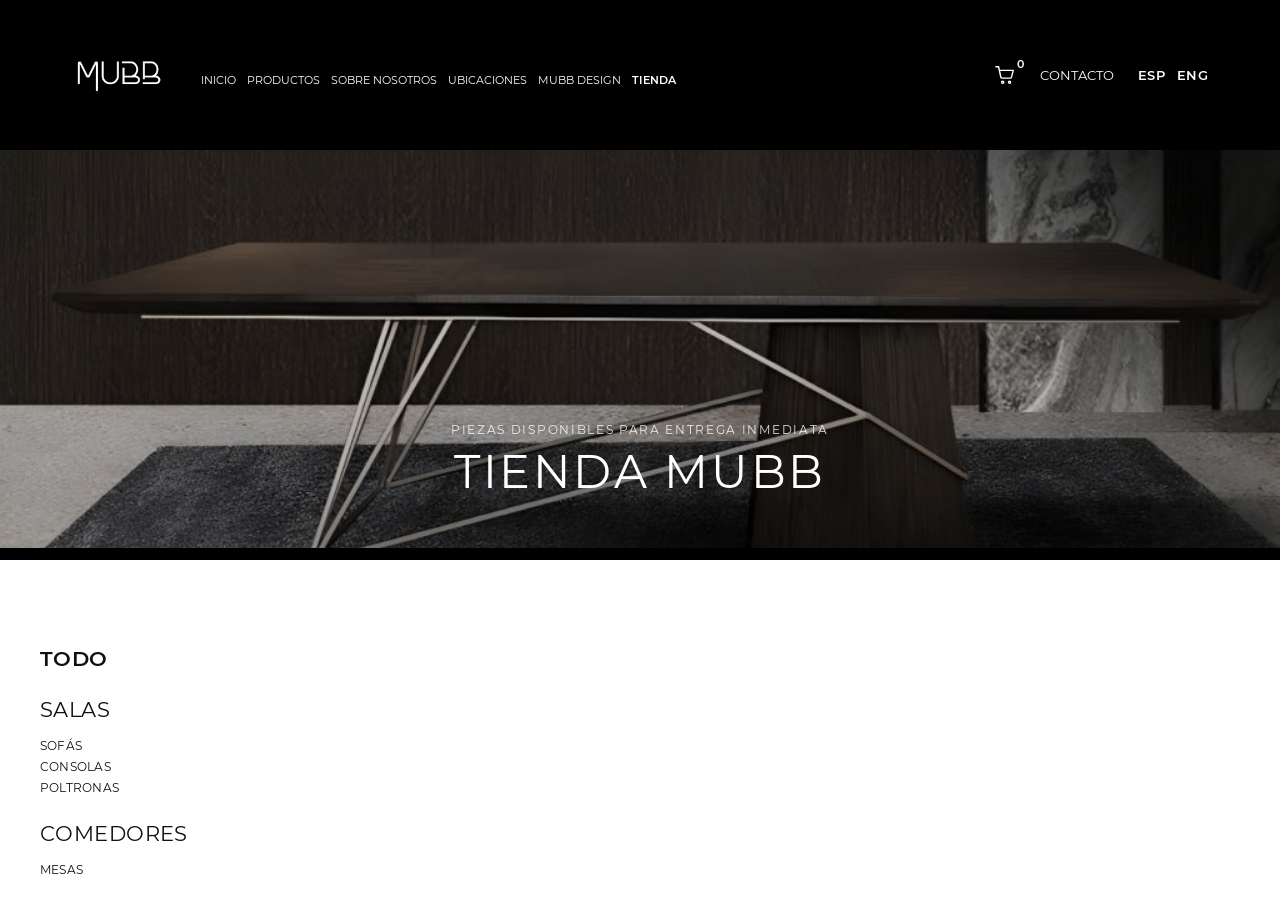
<file: index.html>
<!doctype html><html><head><meta charset="utf-8"><meta http-equiv="refresh" content="0; url=/coded/"><title>MUBB Store</title></head>
<body style="font-family:sans-serif;background:#111;color:#fff;display:flex;align-items:center;justify-content:center;height:100vh">
<p>Redirecting to <a href="/coded/" style="color:#fff">MUBB Store wireframes</a>...</p></body></html>
</file>
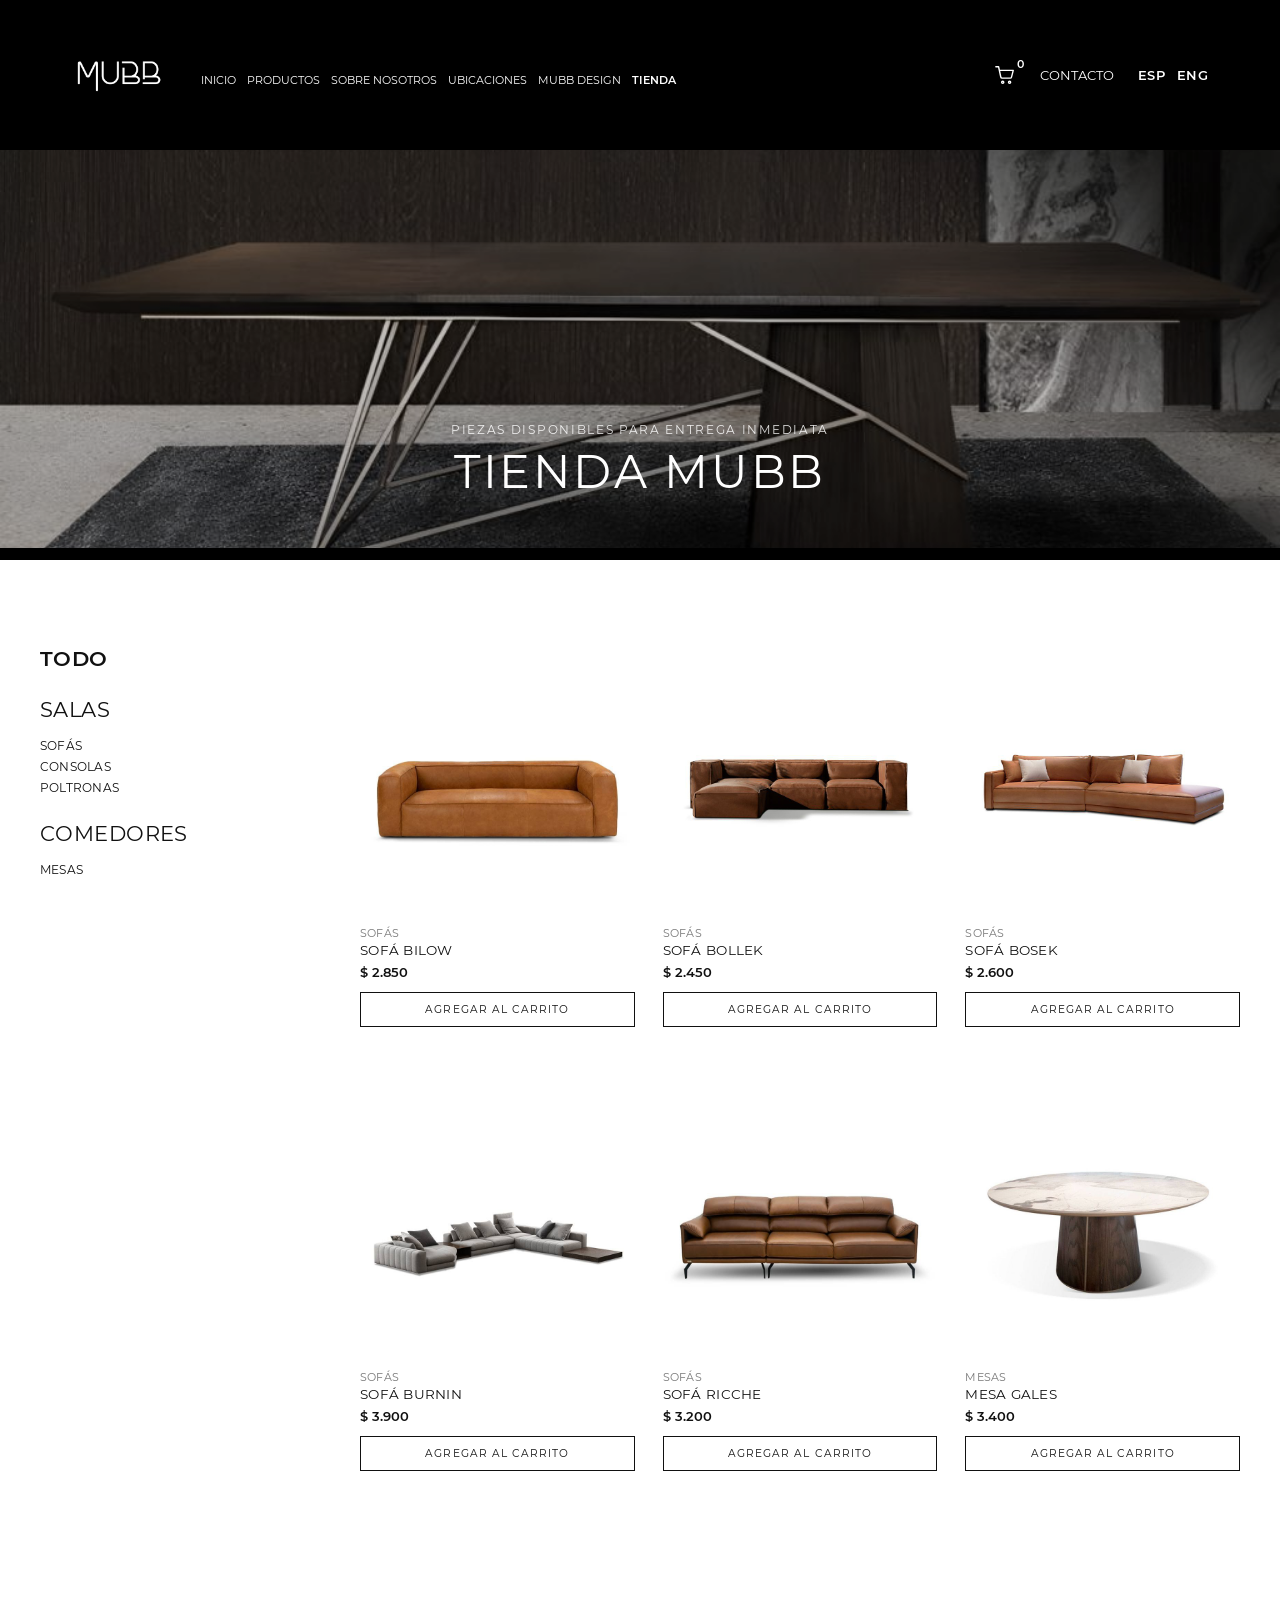
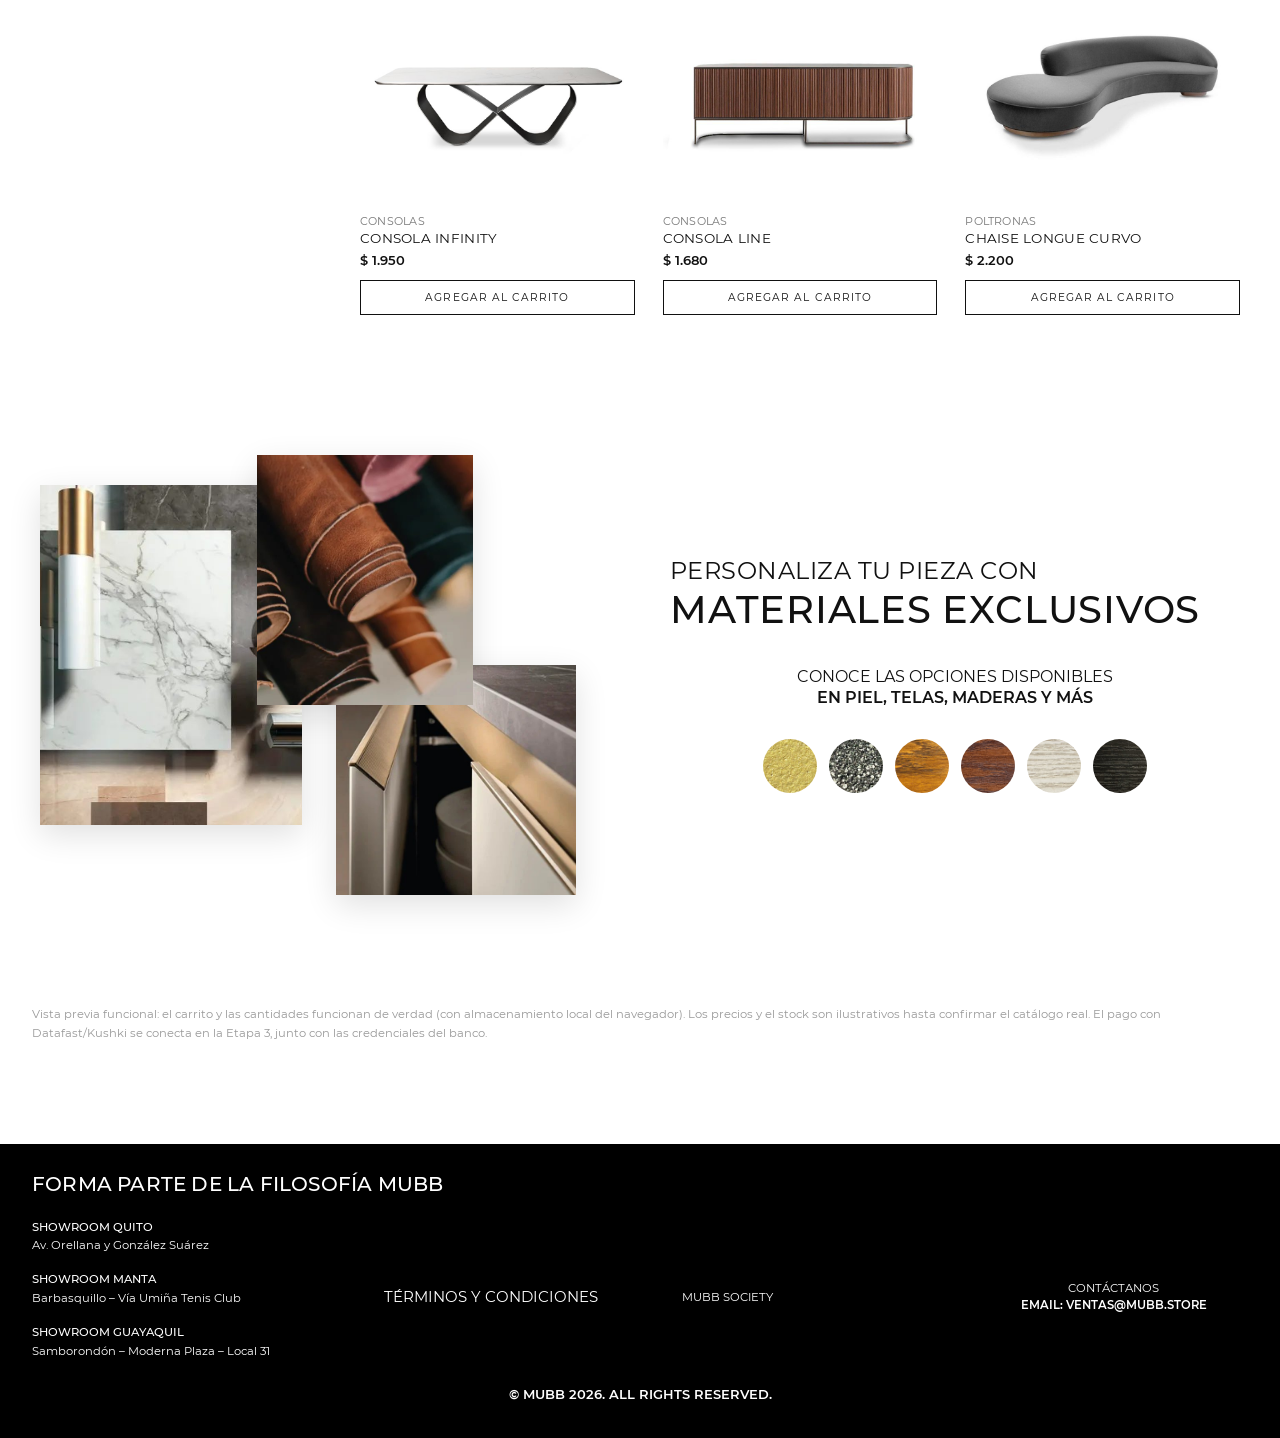
<file: coded/index.html>
<!doctype html>
<html lang="es"><head><meta charset="utf-8"><meta name="viewport" content="width=device-width,initial-scale=1">
<title>Tienda — MUBB</title>
<meta name="description" content="Tienda MUBB: piezas de mobiliario disponibles para compra inmediata. Sofás, mesas, consolas y más.">
<link rel="stylesheet" href="styles.css">
</head><body>

<header>
  <div class="topbar">
    <a class="logo" href="https://mubb.store/"><img src="img/logo.png" alt="MUBB"></a>
    <nav class="main">
      <a href="https://mubb.store/">Inicio</a>
      <a href="https://mubb.store/catalogo/">Productos</a>
      <a href="https://mubb.store/sobre-nosotros/">Sobre nosotros</a>
      <a href="https://mubb.store/ubicaciones/">Ubicaciones</a>
      <a href="https://mubb-design-v2.vercel.app/">MUBB Design</a>
      <a href="index.html" class="on">Tienda</a>
    </nav>
    <div class="hd-right">
      <a class="cart-link" href="carrito.html" aria-label="Carrito">
        <svg width="22" height="22" viewBox="0 0 24 24" fill="none" stroke="currentColor" stroke-width="1.5" stroke-linecap="round" stroke-linejoin="round" aria-hidden="true"><path d="M2 3h3l2.4 11.2a1.5 1.5 0 0 0 1.5 1.2h8.7a1.5 1.5 0 0 0 1.5-1.1L21 7H6"/><circle cx="9.5" cy="20" r="1.2"/><circle cx="17" cy="20" r="1.2"/></svg>
        <span class="cart-count">0</span>
      </a>
      <a class="hd-text" href="mailto:ventas@mubb.store">Contacto</a>
      <span class="lang"><b>ESP</b> ENG</span>
    </div>
    <button class="hbtn" id="hbtn" aria-label="Menú">☰</button>
  </div>
</header>

<section class="pbanner">
  <img src="img/banner-tienda.jpg" alt="Mesa Expression en madera, MUBB">
  <div class="pbanner-text">
    <p class="kicker">Piezas disponibles para entrega inmediata</p>
    <h1>Tienda MUBB</h1>
  </div>
</section>

<section class="shop">
  <aside class="side" aria-label="Categorías">
    <button class="side-cat on" data-cat="">Todo</button>
    <div class="side-group">
      <button class="side-cat" data-cat="Salas">Salas</button>
      <button class="side-sub" data-cat="Salas › Sofás">Sofás</button>
      <button class="side-sub" data-cat="Salas › Consolas">Consolas</button>
      <button class="side-sub" data-cat="Salas › Poltronas">Poltronas</button>
    </div>
    <div class="side-group">
      <button class="side-cat" data-cat="Comedores">Comedores</button>
      <button class="side-sub" data-cat="Comedores › Mesas">Mesas</button>
    </div>
  </aside>
  <div class="pgrid" id="grid"></div>
</section>

<section class="mat">
  <div class="mat-collage">
    <img class="m1" src="img/mat-1.jpg" alt="Mármol y metal">
    <img class="m2" src="img/mat-2.jpg" alt="Piel genuina">
    <img class="m3" src="img/mat-3.jpg" alt="Acabados metálicos">
  </div>
  <div class="mat-text">
    <p class="mat-pre">Personaliza tu pieza con</p>
    <h2>Materiales exclusivos</h2>
    <p class="mat-sub">Conoce las opciones disponibles<br><b>en piel, telas, maderas y más</b></p>
    <div class="swatches">
      <img src="img/sw-gold.jpg" alt="Elegant Gold"><img src="img/sw-galaxy.jpg" alt="Galaxy Black"><img src="img/sw-cinnamon.jpg" alt="RA Cinnamon"><img src="img/sw-chocolatte.jpg" alt="Luxxo Chocolatte"><img src="img/sw-realty.jpg" alt="Realty White"><img src="img/sw-wengue.jpg" alt="Wengue Oscuro">
    </div>
  </div>
</section>

<p class="note-box">Vista previa funcional: el carrito y las cantidades funcionan de verdad (con almacenamiento local del navegador). Los precios y el stock son ilustrativos hasta confirmar el catálogo real. El pago con Datafast/Kushki se conecta en la Etapa 3, junto con las credenciales del banco.</p>

<footer>
  <div class="fwrap">
    <h2 class="ftitle">Forma parte de la filosofía MUBB</h2>
    <div class="fcols">
      <div class="rooms">
        <p><b>Showroom Quito</b>Av. Orellana y González Suárez</p>
        <p><b>Showroom Manta</b>Barbasquillo – Vía Umiña Tenis Club</p>
        <p><b>Showroom Guayaquil</b>Samborondón – Moderna Plaza – Local 31</p>
      </div>
      <a class="flink big" href="https://mubb.store/terminos-y-condiciones/">Términos y condiciones</a>
      <a class="flink" href="https://mubb.store/mubb-society/">MUBB Society</a>
      <div class="fcontact">Contáctanos<br><a href="mailto:ventas@mubb.store">Email: ventas@mubb.store</a></div>
    </div>
    <div class="fbottom">© MUBB 2026. All rights reserved.</div>
  </div>
</footer>

<script src="store.js"></script>
<script>
  const grid = document.getElementById('grid');
  function render(cat){
    const list = cat ? PRODUCTS.filter(p => p.cat === cat || p.cat.startsWith(cat + ' ›')) : PRODUCTS;
    grid.innerHTML = list.map(p => `
      <div class="pcard">
        <a class="imgwrap" href="producto.html?id=${p.id}"><img src="${p.img}" alt="${p.name}" loading="lazy"></a>
        <div class="cat">${p.cat.split(' › ').pop()}</div>
        <div class="name"><a href="producto.html?id=${p.id}">${p.name}</a></div>
        <div class="price">${fmt(p.price)}</div>
        <button onclick="addToCart('${p.id}',1); this.textContent='Agregado ✓'; setTimeout(()=>this.textContent='Agregar al carrito',1400)">Agregar al carrito</button>
      </div>
    `).join('');
  }
  document.querySelectorAll('.side [data-cat]').forEach(b => b.onclick = () => {
    document.querySelectorAll('.side [data-cat]').forEach(x => x.classList.toggle('on', x === b));
    render(b.dataset.cat);
  });
  render('');
</script>
<script>
  const hbtn = document.getElementById('hbtn');
  const mnav = document.querySelector('nav.main');
  if (hbtn && mnav) {
    let scrollLockY = 0;
    function setLock(on){
      if (on) {
        scrollLockY = window.scrollY;
        document.documentElement.style.overflow = 'hidden';
        document.body.style.position = 'fixed';
        document.body.style.top = (-scrollLockY) + 'px';
        document.body.style.width = '100%';
      } else {
        document.documentElement.style.overflow = '';
        document.body.style.position = '';
        document.body.style.top = '';
        document.body.style.width = '';
        window.scrollTo(0, scrollLockY);
      }
    }
    function closeMnav(){ mnav.classList.remove('open'); hbtn.classList.remove('open'); hbtn.textContent = '☰'; setLock(false); }
    hbtn.onclick = () => {
      const willOpen = !mnav.classList.contains('open');
      mnav.classList.toggle('open', willOpen);
      hbtn.classList.toggle('open', willOpen);
      hbtn.textContent = willOpen ? '✕' : '☰';
      setLock(willOpen);
    };
    mnav.querySelectorAll('a').forEach(a => a.addEventListener('click', closeMnav));
  }
</script>
</body></html>
</file>
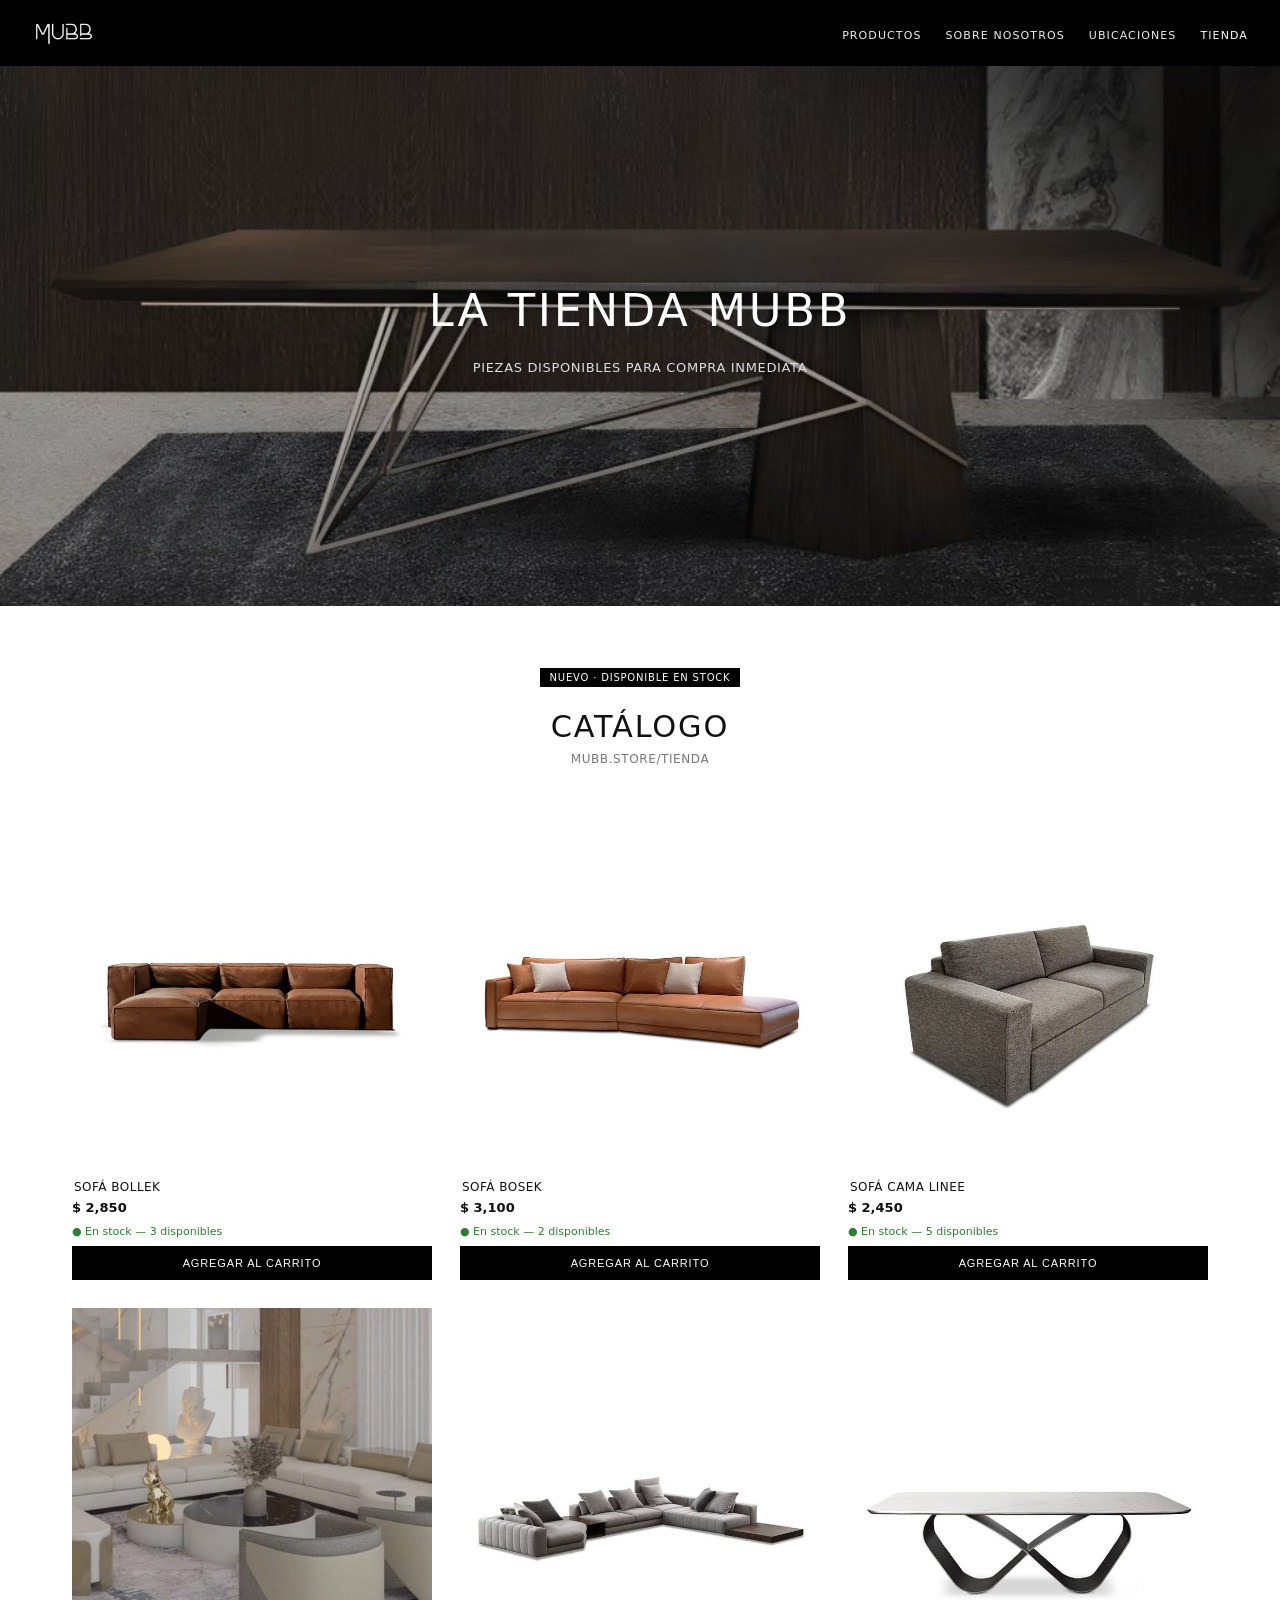
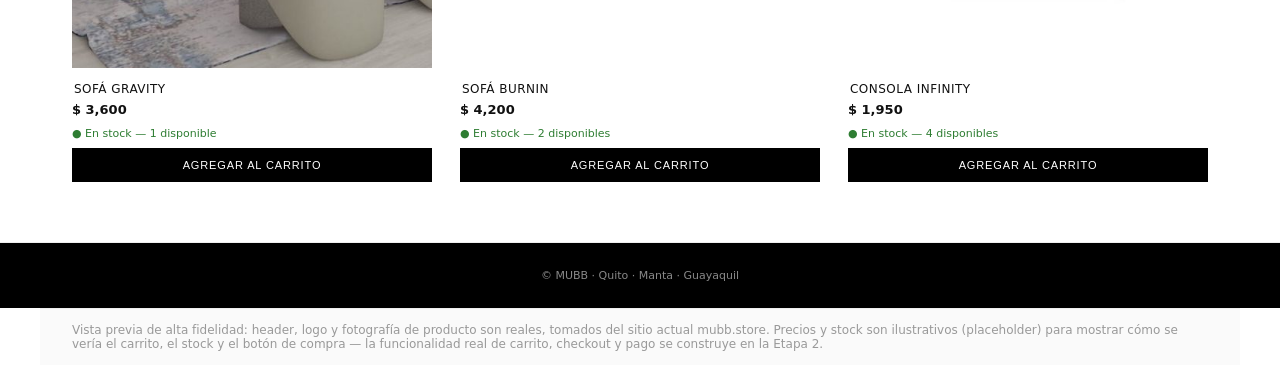
<file: preview/index.html>
<!doctype html>
<html lang="es"><head><meta charset="utf-8"><meta name="viewport" content="width=device-width,initial-scale=1">
<title>MUBB Store — Vista previa</title>
<style>
*{box-sizing:border-box}
body{margin:0;background:#fff;color:#111;font-family:Montserrat,system-ui,sans-serif}
header{display:flex;align-items:center;justify-content:space-between;padding:20px 32px;background:#000}
header img{height:26px}
nav a{color:#eee;text-decoration:none;font-size:11px;letter-spacing:.1em;text-transform:uppercase;margin-left:24px}
.hero{position:relative;height:60vh;min-height:380px;background:#111}
.hero img{width:100%;height:100%;object-fit:cover;opacity:.7}
.hero .txt{position:absolute;inset:0;display:flex;flex-direction:column;align-items:center;justify-content:center;text-align:center;color:#fff}
.hero h1{font-weight:300;font-size:clamp(1.8rem,4vw,2.8rem);letter-spacing:.06em;text-transform:uppercase;margin:0 0 10px}
.hero p{color:#ddd;font-size:13px;letter-spacing:.05em;text-transform:uppercase}
section{max-width:1200px;margin:0 auto;padding:60px 32px}
h2{font-weight:300;font-size:clamp(1.3rem,2.4vw,1.9rem);letter-spacing:.06em;text-transform:uppercase;text-align:center;margin:0 0 8px}
.sub{text-align:center;color:#777;font-size:12px;letter-spacing:.05em;text-transform:uppercase;margin-bottom:40px}
.grid{display:grid;grid-template-columns:repeat(3,1fr);gap:28px}
.card img{width:100%;aspect-ratio:1/1;object-fit:cover;display:block;background:#f4f4f4}
.card .cap{padding:14px 2px 4px;font-size:12px;letter-spacing:.04em;text-transform:uppercase;color:#111}
.card .price{font-weight:600;font-size:13px;margin:2px 0 10px}
.card .stock{font-size:11px;color:#2e7d32;margin-bottom:8px}
.card button{width:100%;background:#000;color:#fff;border:0;padding:11px;font-size:11px;letter-spacing:.08em;text-transform:uppercase;cursor:pointer}
.tag{display:inline-block;background:#000;color:#fff;font-size:10px;letter-spacing:.08em;text-transform:uppercase;padding:4px 10px;margin-bottom:22px}
footer{border-top:1px solid #eee;padding:26px 32px;text-align:center;color:#999;font-size:11px;background:#000;color:#888}
.note{max-width:1200px;margin:0 auto;padding:14px 32px;color:#999;font-size:12px;background:#fafafa;border-top:1px solid #eee}
@media (max-width:760px){.grid{grid-template-columns:repeat(2,1fr)}}
</style></head><body>

<header>
  <img src="img/logo.png" alt="MUBB">
  <nav><a href="#">Productos</a><a href="#">Sobre nosotros</a><a href="#">Ubicaciones</a><a href="#" style="color:#fff">Tienda</a></nav>
</header>

<div class="hero">
  <img src="img/hero.jpg" alt="MUBB">
  <div class="txt"><h1>La tienda MUBB</h1><p>Piezas disponibles para compra inmediata</p></div>
</div>

<section>
  <div style="text-align:center"><span class="tag">Nuevo · Disponible en stock</span></div>
  <h2>Catálogo</h2>
  <div class="sub">mubb.store/tienda</div>
  <div class="grid">
    <div class="card"><img src="img/p1.jpg" alt="Sofá Bollek"><div class="cap">Sofá Bollek</div><div class="price">$ 2,850</div><div class="stock">● En stock — 3 disponibles</div><button>Agregar al carrito</button></div>
    <div class="card"><img src="img/p2.jpg" alt="Sofá Bosek"><div class="cap">Sofá Bosek</div><div class="price">$ 3,100</div><div class="stock">● En stock — 2 disponibles</div><button>Agregar al carrito</button></div>
    <div class="card"><img src="img/p3.jpg" alt="Sofá Cama Linee"><div class="cap">Sofá Cama Linee</div><div class="price">$ 2,450</div><div class="stock">● En stock — 5 disponibles</div><button>Agregar al carrito</button></div>
    <div class="card"><img src="img/p4.jpg" alt="Sofá Gravity"><div class="cap">Sofá Gravity</div><div class="price">$ 3,600</div><div class="stock">● En stock — 1 disponible</div><button>Agregar al carrito</button></div>
    <div class="card"><img src="img/p5.jpg" alt="Sofá Burnin"><div class="cap">Sofá Burnin</div><div class="price">$ 4,200</div><div class="stock">● En stock — 2 disponibles</div><button>Agregar al carrito</button></div>
    <div class="card"><img src="img/p6.jpg" alt="Consola Infinity"><div class="cap">Consola Infinity</div><div class="price">$ 1,950</div><div class="stock">● En stock — 4 disponibles</div><button>Agregar al carrito</button></div>
  </div>
</section>

<footer>© MUBB · Quito · Manta · Guayaquil</footer>
<p class="note">Vista previa de alta fidelidad: header, logo y fotografía de producto son reales, tomados del sitio actual mubb.store. Precios y stock son ilustrativos (placeholder) para mostrar cómo se vería el carrito, el stock y el botón de compra — la funcionalidad real de carrito, checkout y pago se construye en la Etapa 2.</p>
</body></html>
</file>
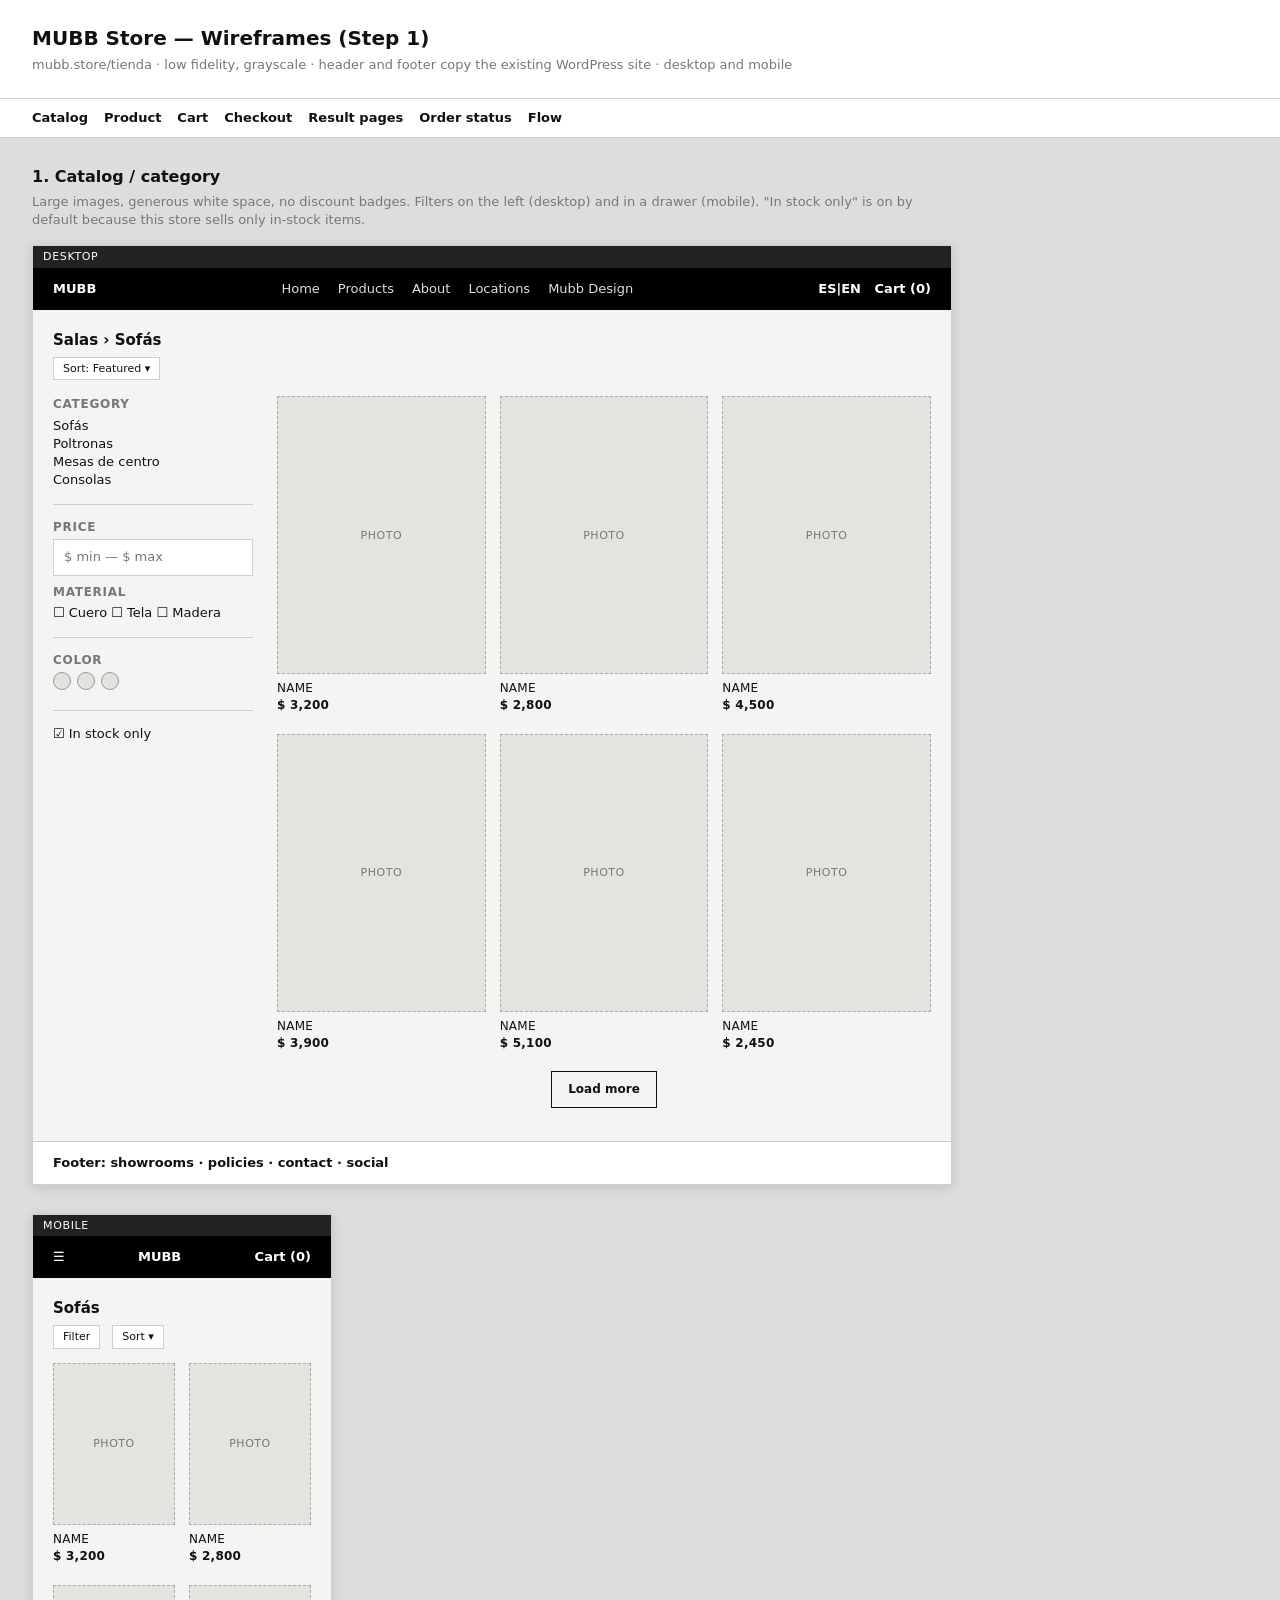
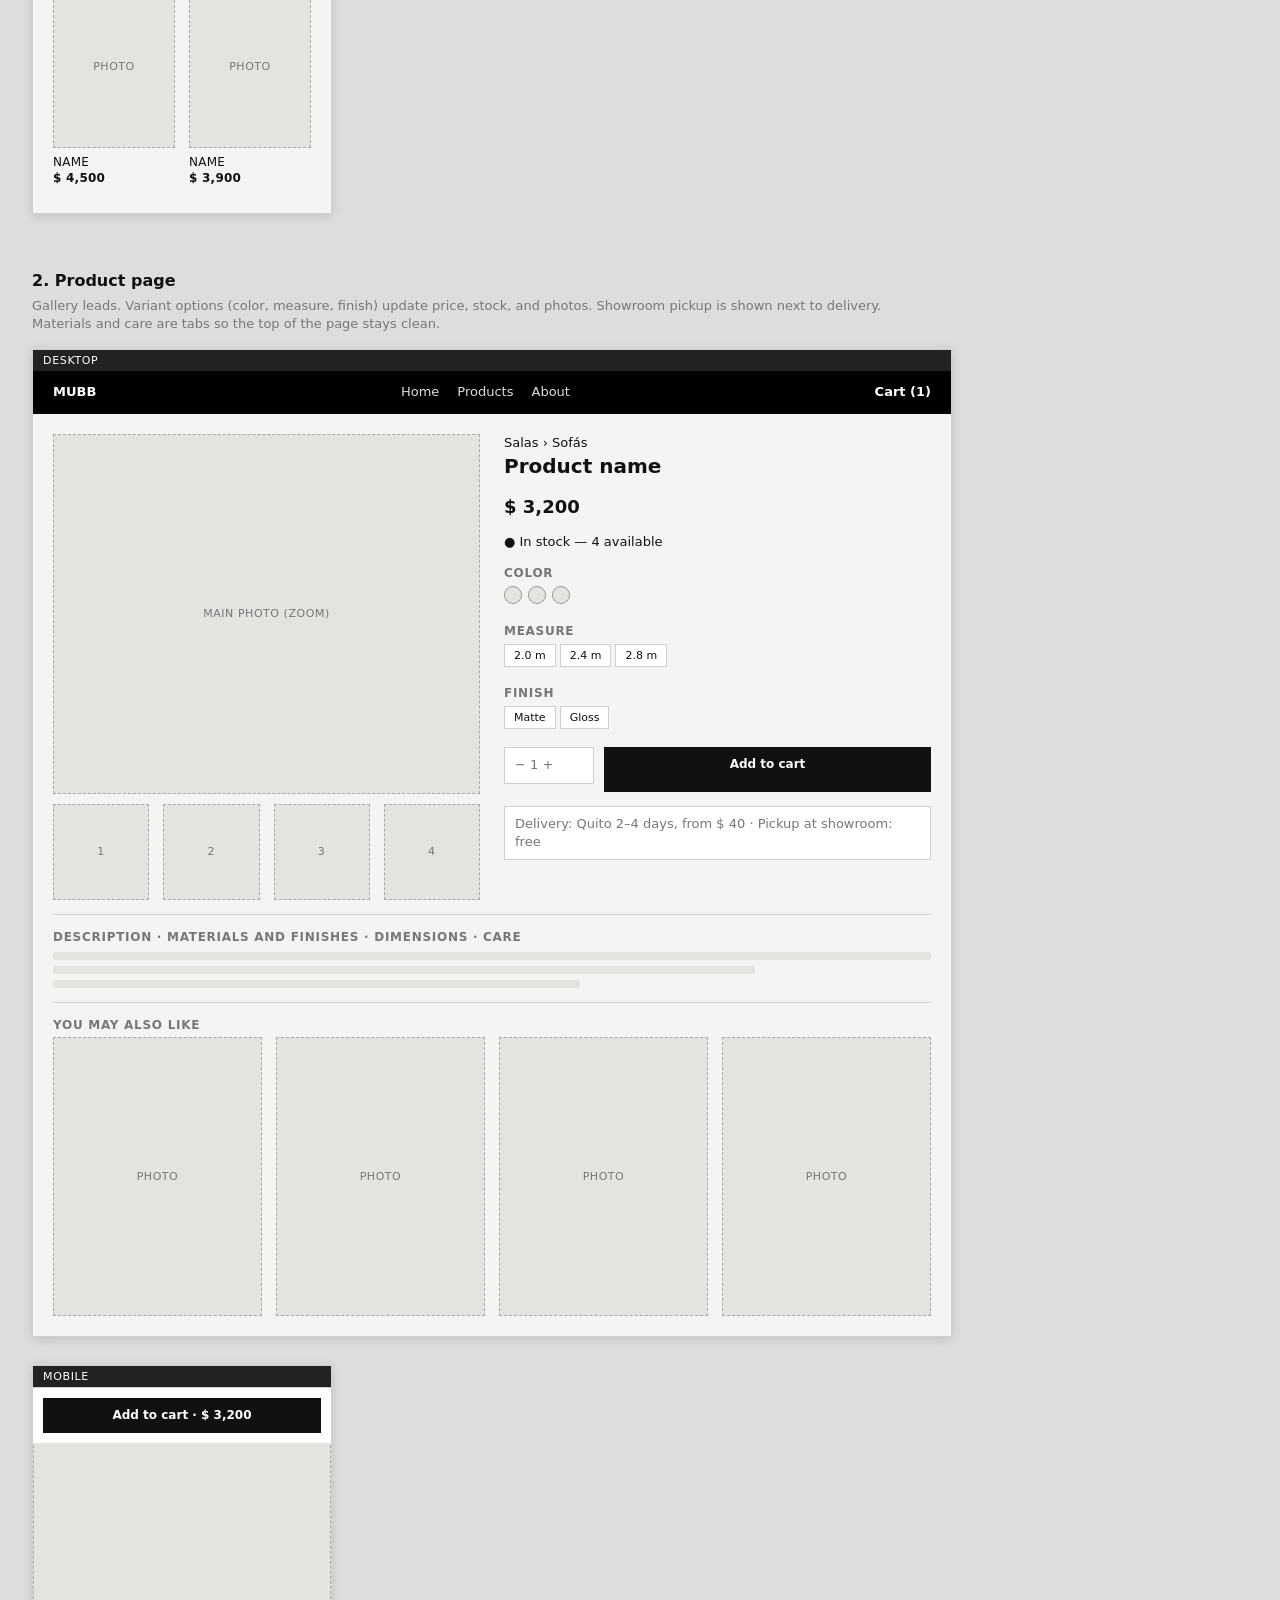
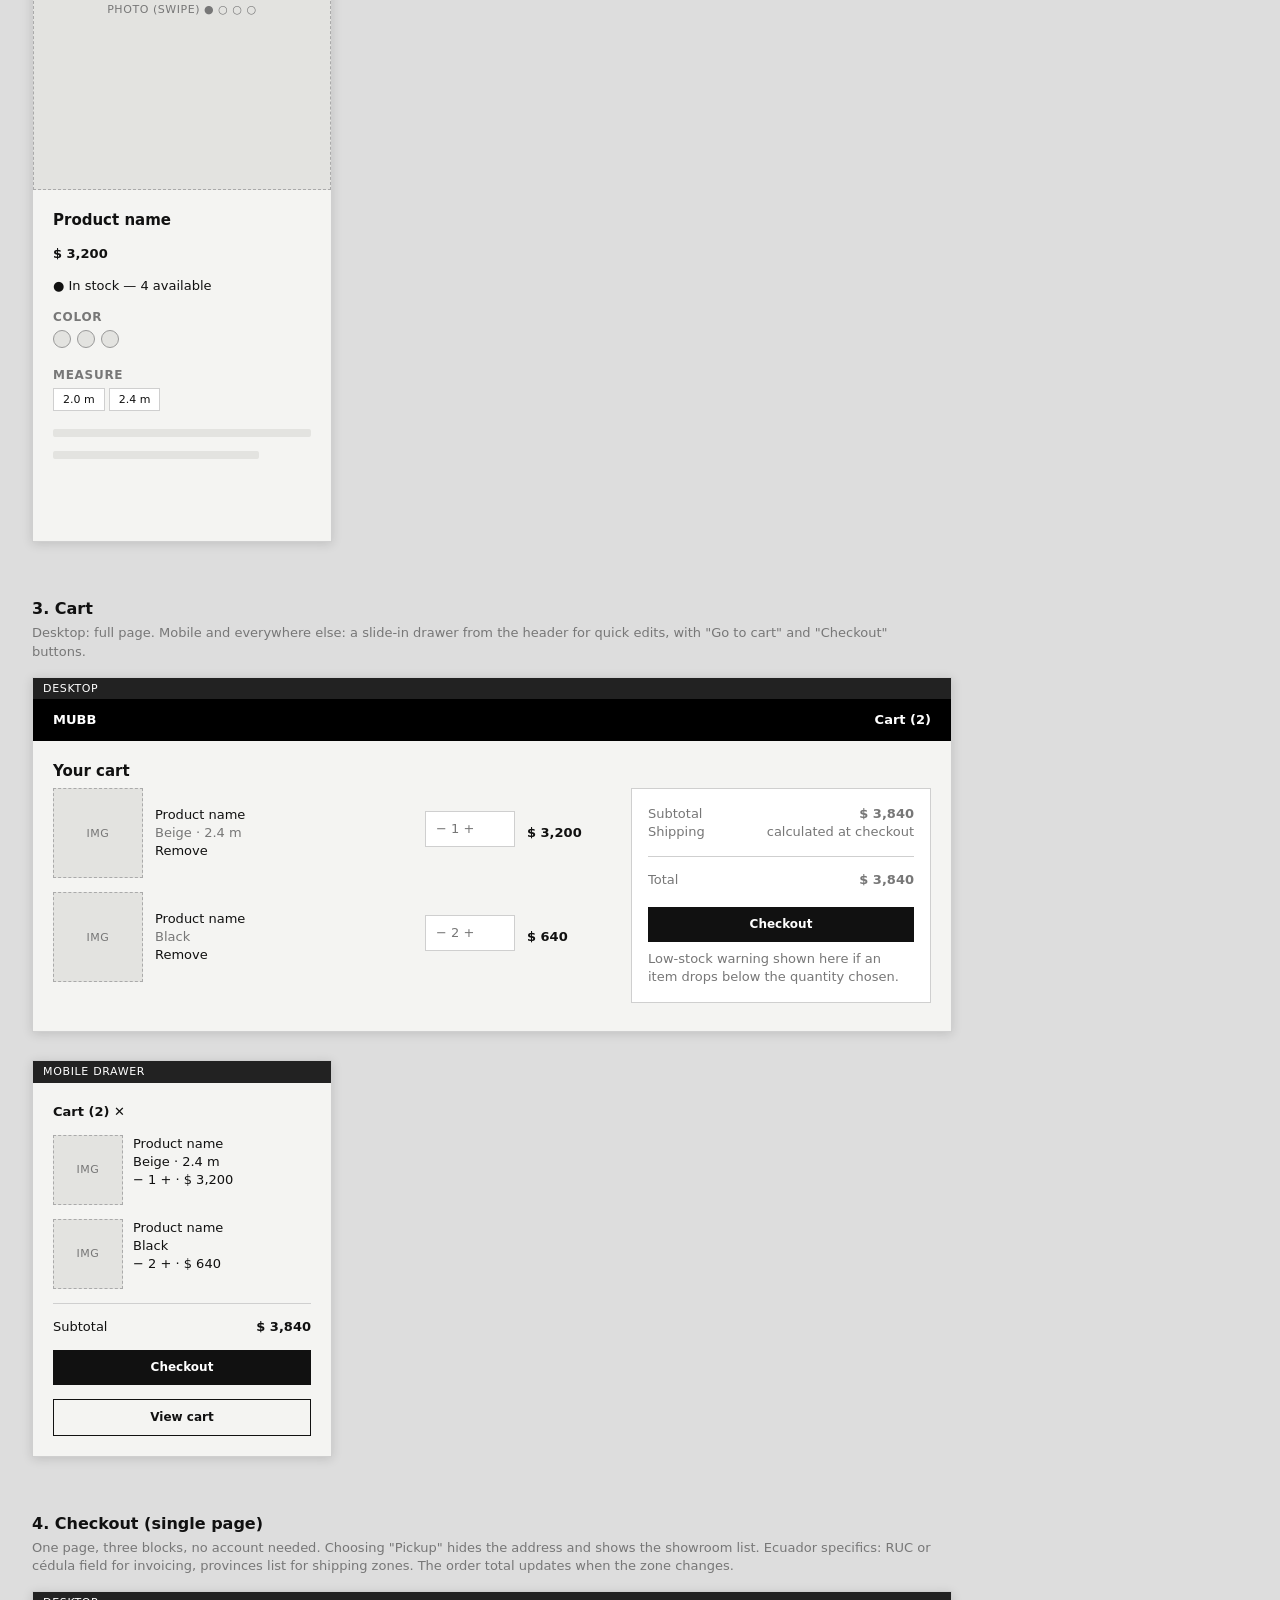
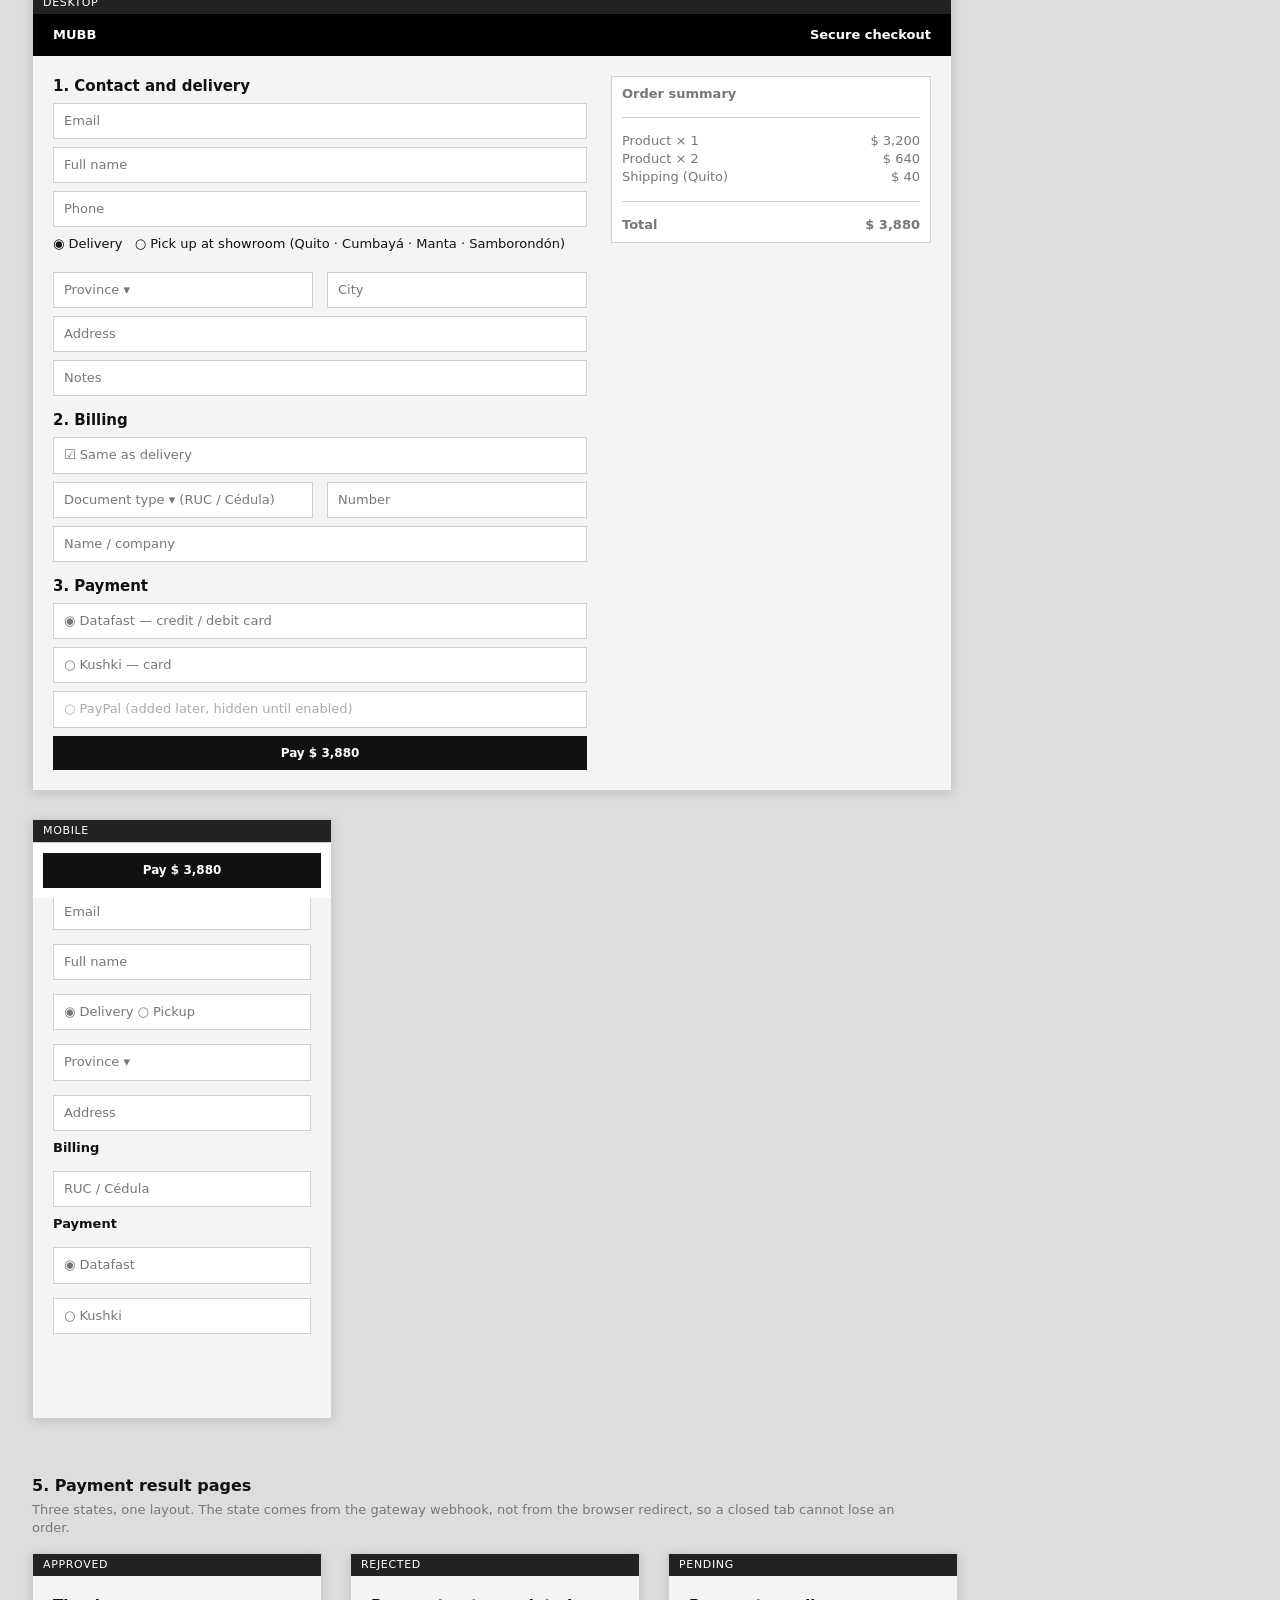
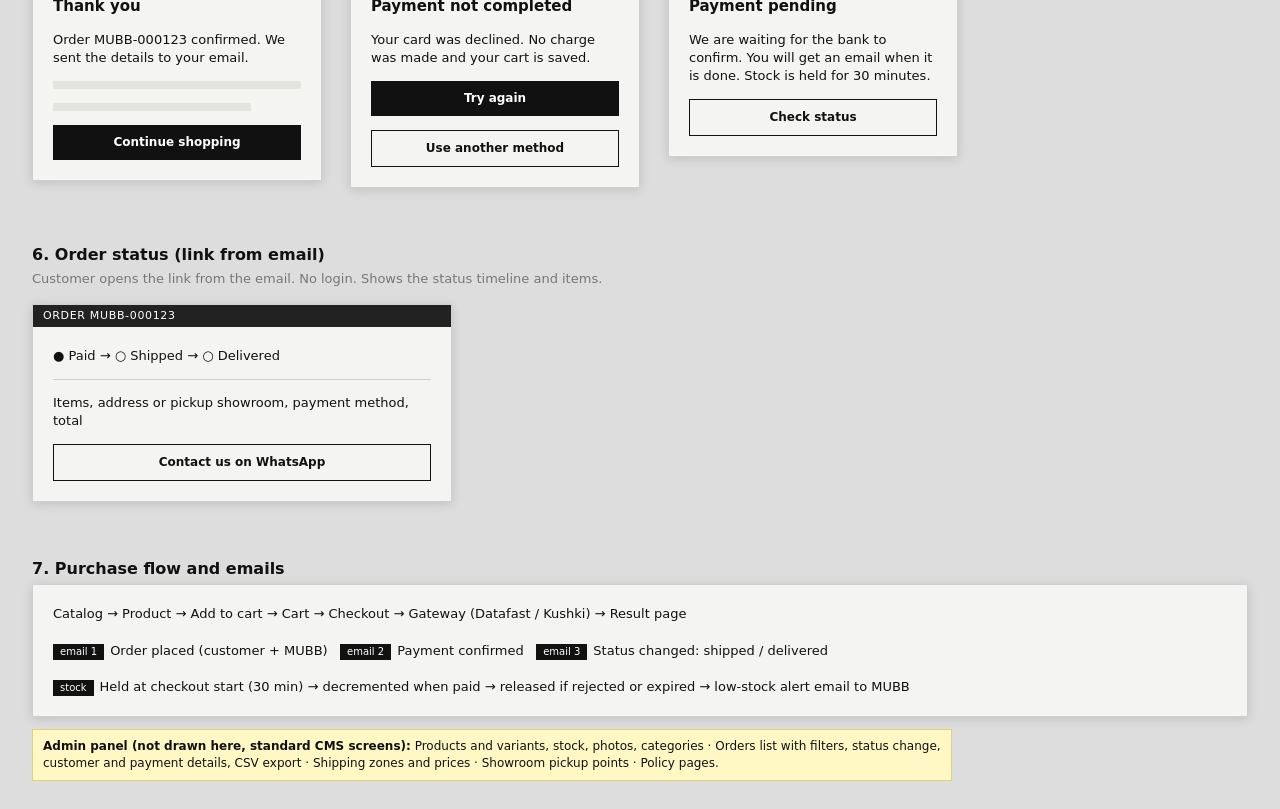
<file: wireframes/index.html>
<!doctype html>
<html lang="en"><head><meta charset="utf-8"><meta name="viewport" content="width=device-width,initial-scale=1">
<title>MUBB Store Wireframes</title>
<link rel="stylesheet" href="../shared/wireframe.css"><style>.dev .body > .bar:first-child{background:#000;color:#fff;border:0}.dev .body > .bar:first-child .links{color:#ddd}.card .cap{text-transform:uppercase;font-size:12px;letter-spacing:.02em}</style></head><body>
<header class="doc"><h1>MUBB Store — Wireframes (Step 1)</h1>
<p>mubb.store/tienda · low fidelity, grayscale · header and footer copy the existing WordPress site · desktop and mobile</p></header>
<nav class="toc"><a href="#catalog">Catalog</a><a href="#product">Product</a><a href="#cart">Cart</a><a href="#checkout">Checkout</a><a href="#result">Result pages</a><a href="#order">Order status</a><a href="#flow">Flow</a></nav>

<section class="page" id="catalog"><h2>1. Catalog / category</h2>
<p class="note">Large images, generous white space, no discount badges. Filters on the left (desktop) and in a drawer (mobile). "In stock only" is on by default because this store sells only in-stock items.</p>
<div class="row">
<div class="dev desktop"><div class="label">Desktop</div><div class="body">
<div class="bar"><span>MUBB</span><span class="links"><span>Home</span><span>Products</span><span>About</span><span>Locations</span><span>Mubb Design</span></span><span>ES|EN &nbsp; Cart (0)</span></div>
<div class="pad"><h3 class="t">Salas › Sofás</h3><span class="chip">Sort: Featured ▾</span>
<div class="side" style="margin-top:12px"><div>
<h4 class="t">Category</h4><div>Sofás<br>Poltronas<br>Mesas de centro<br>Consolas</div><div class="hr"></div>
<h4 class="t">Price</h4><div class="field">$ min — $ max</div>
<h4 class="t">Material</h4><div>☐ Cuero ☐ Tela ☐ Madera</div><div class="hr"></div>
<h4 class="t">Color</h4><span class="dot"></span><span class="dot"></span><span class="dot"></span><div class="hr"></div>☑ In stock only</div>
<div><div class="grid g3">
<div class="card"><div class="ph tall">Photo</div><div class="cap">Name<div class="price">$ 3,200</div></div></div>
<div class="card"><div class="ph tall">Photo</div><div class="cap">Name<div class="price">$ 2,800</div></div></div>
<div class="card"><div class="ph tall">Photo</div><div class="cap">Name<div class="price">$ 4,500</div></div></div>
<div class="card"><div class="ph tall">Photo</div><div class="cap">Name<div class="price">$ 3,900</div></div></div>
<div class="card"><div class="ph tall">Photo</div><div class="cap">Name<div class="price">$ 5,100</div></div></div>
<div class="card"><div class="ph tall">Photo</div><div class="cap">Name<div class="price">$ 2,450</div></div></div></div>
<p style="text-align:center"><span class="btn o">Load more</span></p></div></div></div>
<div class="bar" style="border-top:1px solid var(--line)"><span>Footer: showrooms · policies · contact · social</span></div></div></div>
<div class="dev mobile"><div class="label">Mobile</div><div class="body">
<div class="bar"><span>☰</span><span>MUBB</span><span>Cart (0)</span></div>
<div class="pad"><h3 class="t">Sofás</h3><div style="display:flex;gap:8px"><span class="chip">Filter</span><span class="chip">Sort ▾</span></div>
<div class="grid g2" style="margin-top:10px"><div class="card"><div class="ph tall">Photo</div><div class="cap">Name<div class="price">$ 3,200</div></div></div><div class="card"><div class="ph tall">Photo</div><div class="cap">Name<div class="price">$ 2,800</div></div></div><div class="card"><div class="ph tall">Photo</div><div class="cap">Name<div class="price">$ 4,500</div></div></div><div class="card"><div class="ph tall">Photo</div><div class="cap">Name<div class="price">$ 3,900</div></div></div></div></div></div></div>
</div></section>

<section class="page" id="product"><h2>2. Product page</h2>
<p class="note">Gallery leads. Variant options (color, measure, finish) update price, stock, and photos. Showroom pickup is shown next to delivery. Materials and care are tabs so the top of the page stays clean.</p>
<div class="row">
<div class="dev desktop"><div class="label">Desktop</div><div class="body">
<div class="bar"><span>MUBB</span><span class="links"><span>Home</span><span>Products</span><span>About</span></span><span>Cart (1)</span></div>
<div class="pad"><div class="split">
<div><div class="ph h5">Main photo (zoom)</div><div class="grid g4" style="margin-top:10px"><div class="ph sq">1</div><div class="ph sq">2</div><div class="ph sq">3</div><div class="ph sq">4</div></div></div>
<div class="stack"><div>Salas › Sofás</div><h3 class="t" style="font-size:20px">Product name</h3><div style="font-size:18px;font-weight:600">$ 3,200</div><div>● In stock — 4 available</div>
<div><h4 class="t">Color</h4><span class="dot"></span><span class="dot"></span><span class="dot"></span></div>
<div><h4 class="t">Measure</h4><span class="chip">2.0 m</span><span class="chip">2.4 m</span><span class="chip">2.8 m</span></div>
<div><h4 class="t">Finish</h4><span class="chip">Matte</span><span class="chip">Gloss</span></div>
<div style="display:flex;gap:10px"><span class="field" style="width:90px">− 1 +</span><span class="btn" style="flex:1">Add to cart</span></div>
<div class="field">Delivery: Quito 2–4 days, from $ 40 · Pickup at showroom: free</div></div></div>
<div class="hr"></div><h4 class="t">Description · Materials and finishes · Dimensions · Care</h4><div class="txt"></div><div class="txt m"></div><div class="txt s"></div>
<div class="hr"></div><h4 class="t">You may also like</h4><div class="grid g4"><div class="ph tall">Photo</div><div class="ph tall">Photo</div><div class="ph tall">Photo</div><div class="ph tall">Photo</div></div></div></div></div>
<div class="dev mobile"><div class="label">Mobile</div><div class="body">
<div class="bar"><span>☰</span><span>MUBB</span><span>Cart (1)</span></div>
<div class="ph h5">Photo (swipe) ● ○ ○ ○</div>
<div class="pad stack"><h3 class="t">Product name</h3><div style="font-weight:600">$ 3,200</div><div>● In stock — 4 available</div>
<div><h4 class="t">Color</h4><span class="dot"></span><span class="dot"></span><span class="dot"></span></div>
<div><h4 class="t">Measure</h4><span class="chip">2.0 m</span><span class="chip">2.4 m</span></div>
<div class="txt"></div><div class="txt m"></div></div>
<div class="sticky-m"><span class="btn full">Add to cart · $ 3,200</span></div></div></div>
</div></section>

<section class="page" id="cart"><h2>3. Cart</h2>
<p class="note">Desktop: full page. Mobile and everywhere else: a slide-in drawer from the header for quick edits, with "Go to cart" and "Checkout" buttons.</p>
<div class="row">
<div class="dev desktop"><div class="label">Desktop</div><div class="body">
<div class="bar"><span>MUBB</span><span>Cart (2)</span></div>
<div class="pad"><h3 class="t">Your cart</h3><div class="side" style="grid-template-columns:1fr 300px">
<div class="stack">
<div style="display:grid;grid-template-columns:90px 1fr 90px 80px;gap:12px;align-items:center"><div class="ph sq">img</div><div>Product name<br><span style="color:var(--mute)">Beige · 2.4 m</span><br>Remove</div><span class="field">− 1 +</span><b>$ 3,200</b></div>
<div style="display:grid;grid-template-columns:90px 1fr 90px 80px;gap:12px;align-items:center"><div class="ph sq">img</div><div>Product name<br><span style="color:var(--mute)">Black</span><br>Remove</div><span class="field">− 2 +</span><b>$ 640</b></div></div>
<div class="field" style="padding:16px"><div>Subtotal <b style="float:right">$ 3,840</b></div><div>Shipping <span style="float:right">calculated at checkout</span></div><div class="hr"></div><div>Total <b style="float:right">$ 3,840</b></div><br><span class="btn full">Checkout</span><p style="margin:8px 0 0;color:var(--mute)">Low-stock warning shown here if an item drops below the quantity chosen.</p></div></div></div></div></div>
<div class="dev mobile"><div class="label">Mobile drawer</div><div class="body"><div class="pad stack"><b>Cart (2) ✕</b>
<div style="display:grid;grid-template-columns:70px 1fr;gap:10px"><div class="ph sq">img</div><div>Product name<br>Beige · 2.4 m<br>− 1 + · $ 3,200</div></div>
<div style="display:grid;grid-template-columns:70px 1fr;gap:10px"><div class="ph sq">img</div><div>Product name<br>Black<br>− 2 + · $ 640</div></div>
<div class="hr"></div><div>Subtotal <b style="float:right">$ 3,840</b></div><span class="btn full">Checkout</span><span class="btn o full">View cart</span></div></div></div>
</div></section>

<section class="page" id="checkout"><h2>4. Checkout (single page)</h2>
<p class="note">One page, three blocks, no account needed. Choosing "Pickup" hides the address and shows the showroom list. Ecuador specifics: RUC or cédula field for invoicing, provinces list for shipping zones. The order total updates when the zone changes.</p>
<div class="row">
<div class="dev desktop"><div class="label">Desktop</div><div class="body">
<div class="bar"><span>MUBB</span><span>Secure checkout</span></div>
<div class="pad"><div class="side" style="grid-template-columns:1fr 320px"><div class="stack">
<div><h3 class="t">1. Contact and delivery</h3><div class="field">Email</div><div class="field">Full name</div><div class="field">Phone</div>
<div>◉ Delivery &nbsp; ○ Pick up at showroom (Quito · Cumbayá · Manta · Samborondón)</div><br>
<div class="grid g2"><div class="field">Province ▾</div><div class="field">City</div></div><div class="field">Address</div><div class="field">Notes</div></div>
<div><h3 class="t">2. Billing</h3><div class="field">☑ Same as delivery</div><div class="grid g2"><div class="field">Document type ▾ (RUC / Cédula)</div><div class="field">Number</div></div><div class="field">Name / company</div></div>
<div><h3 class="t">3. Payment</h3><div class="field">◉ Datafast — credit / debit card</div><div class="field">○ Kushki — card</div><div class="field" style="color:#aaa">○ PayPal (added later, hidden until enabled)</div>
<span class="btn full">Pay $ 3,880</span></div></div>
<div class="field" style="height:fit-content"><b>Order summary</b><div class="hr"></div>Product × 1 <span style="float:right">$ 3,200</span><br>Product × 2 <span style="float:right">$ 640</span><br>Shipping (Quito) <span style="float:right">$ 40</span><div class="hr"></div><b>Total <span style="float:right">$ 3,880</span></b></div></div></div></div></div>
<div class="dev mobile"><div class="label">Mobile</div><div class="body"><div class="pad stack"><b>Order summary ▾ $ 3,880</b>
<div class="field">Email</div><div class="field">Full name</div><div class="field">◉ Delivery ○ Pickup</div><div class="field">Province ▾</div><div class="field">Address</div>
<b>Billing</b><div class="field">RUC / Cédula</div><b>Payment</b><div class="field">◉ Datafast</div><div class="field">○ Kushki</div></div><div class="sticky-m"><span class="btn full">Pay $ 3,880</span></div></div></div>
</div></section>

<section class="page" id="result"><h2>5. Payment result pages</h2>
<p class="note">Three states, one layout. The state comes from the gateway webhook, not from the browser redirect, so a closed tab cannot lose an order.</p>
<div class="row">
<div class="dev" style="width:290px"><div class="label">Approved</div><div class="pad stack"><h3 class="t">Thank you</h3><div>Order MUBB-000123 confirmed. We sent the details to your email.</div><div class="txt"></div><div class="txt m"></div><span class="btn full">Continue shopping</span></div></div>
<div class="dev" style="width:290px"><div class="label">Rejected</div><div class="pad stack"><h3 class="t">Payment not completed</h3><div>Your card was declined. No charge was made and your cart is saved.</div><span class="btn full">Try again</span><span class="btn o full">Use another method</span></div></div>
<div class="dev" style="width:290px"><div class="label">Pending</div><div class="pad stack"><h3 class="t">Payment pending</h3><div>We are waiting for the bank to confirm. You will get an email when it is done. Stock is held for 30 minutes.</div><span class="btn o full">Check status</span></div></div>
</div></section>

<section class="page" id="order"><h2>6. Order status (link from email)</h2>
<p class="note">Customer opens the link from the email. No login. Shows the status timeline and items.</p>
<div class="dev" style="width:420px"><div class="label">Order MUBB-000123</div><div class="pad stack"><div>● Paid → ○ Shipped → ○ Delivered</div><div class="hr"></div><div>Items, address or pickup showroom, payment method, total</div><span class="btn o full">Contact us on WhatsApp</span></div></div></section>

<section class="page" id="flow"><h2>7. Purchase flow and emails</h2>
<div class="dev desktop" style="width:100%"><div class="pad">Catalog → Product → Add to cart → Cart → Checkout → Gateway (Datafast / Kushki) → Result page<br><br>
<span class="tag">email 1</span>Order placed (customer + MUBB) &nbsp; <span class="tag">email 2</span>Payment confirmed &nbsp; <span class="tag">email 3</span>Status changed: shipped / delivered<br><br>
<span class="tag">stock</span>Held at checkout start (30 min) → decremented when paid → released if rejected or expired → low-stock alert email to MUBB</div></div>
<div class="ann"><b>Admin panel (not drawn here, standard CMS screens):</b> Products and variants, stock, photos, categories · Orders list with filters, status change, customer and payment details, CSV export · Shipping zones and prices · Showroom pickup points · Policy pages.</div></section>
</body></html>
</file>
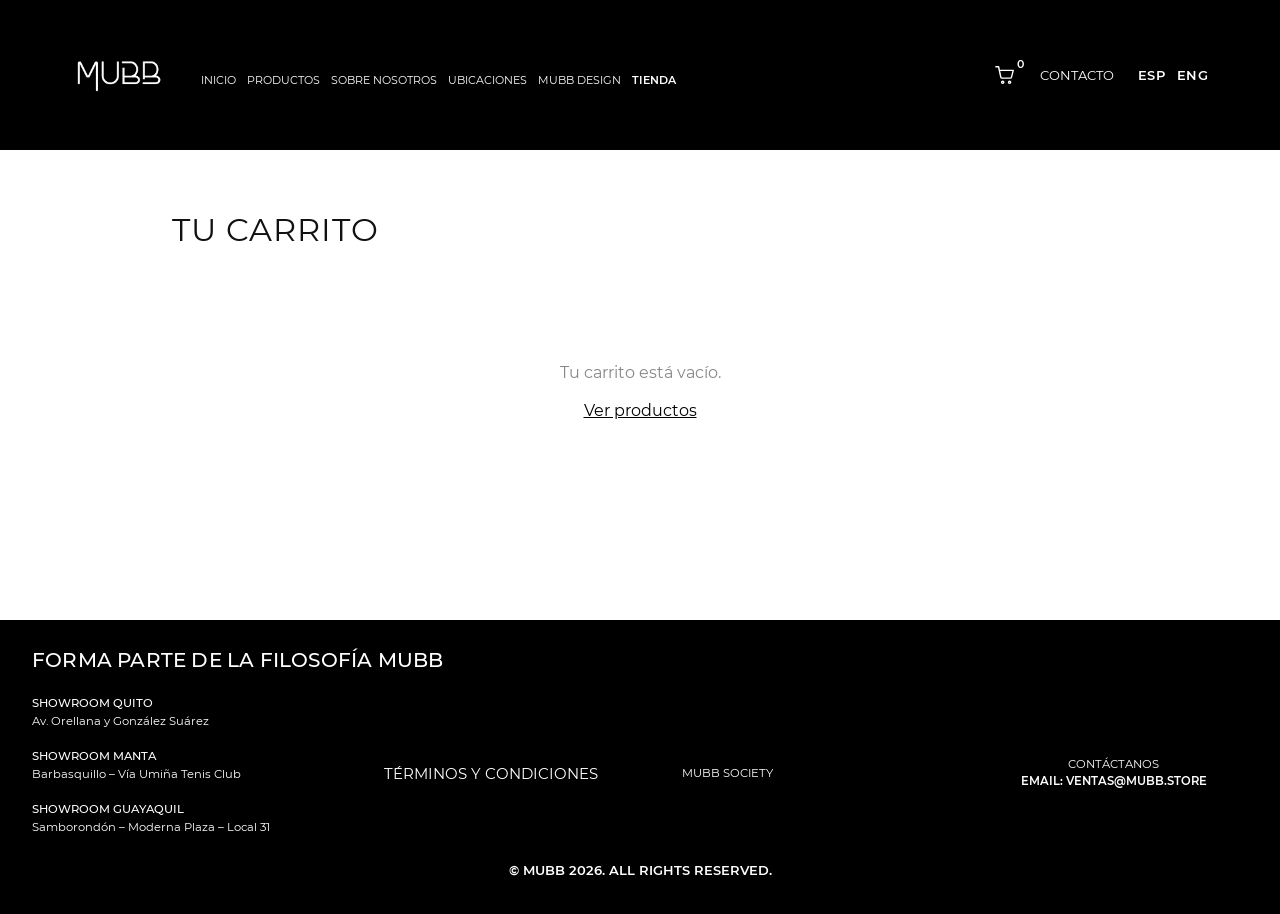
<file: coded/carrito.html>
<!doctype html>
<html lang="es"><head><meta charset="utf-8"><meta name="viewport" content="width=device-width,initial-scale=1">
<title>Carrito — MUBB</title>
<link rel="stylesheet" href="styles.css">
</head><body>

<header>
  <div class="topbar">
    <a class="logo" href="https://mubb.store/"><img src="img/logo.png" alt="MUBB"></a>
    <nav class="main">
      <a href="https://mubb.store/">Inicio</a>
      <a href="https://mubb.store/catalogo/">Productos</a>
      <a href="https://mubb.store/sobre-nosotros/">Sobre nosotros</a>
      <a href="https://mubb.store/ubicaciones/">Ubicaciones</a>
      <a href="https://mubb-design-v2.vercel.app/">MUBB Design</a>
      <a href="index.html" class="on">Tienda</a>
    </nav>
    <div class="hd-right">
      <a class="cart-link" href="carrito.html" aria-label="Carrito">
        <svg width="22" height="22" viewBox="0 0 24 24" fill="none" stroke="currentColor" stroke-width="1.5" stroke-linecap="round" stroke-linejoin="round" aria-hidden="true"><path d="M2 3h3l2.4 11.2a1.5 1.5 0 0 0 1.5 1.2h8.7a1.5 1.5 0 0 0 1.5-1.1L21 7H6"/><circle cx="9.5" cy="20" r="1.2"/><circle cx="17" cy="20" r="1.2"/></svg>
        <span class="cart-count">0</span>
      </a>
      <a class="hd-text" href="mailto:ventas@mubb.store">Contacto</a>
      <span class="lang"><b>ESP</b> ENG</span>
    </div>
    <button class="hbtn" id="hbtn" aria-label="Menú">☰</button>
  </div>
</header>

<div class="cart-wrap">
  <h1>Tu carrito</h1>
  <div id="lines"></div>
  <div id="summaryBox"></div>
</div>

<footer>
  <div class="fwrap">
    <h2 class="ftitle">Forma parte de la filosofía MUBB</h2>
    <div class="fcols">
      <div class="rooms">
        <p><b>Showroom Quito</b>Av. Orellana y González Suárez</p>
        <p><b>Showroom Manta</b>Barbasquillo – Vía Umiña Tenis Club</p>
        <p><b>Showroom Guayaquil</b>Samborondón – Moderna Plaza – Local 31</p>
      </div>
      <a class="flink big" href="https://mubb.store/terminos-y-condiciones/">Términos y condiciones</a>
      <a class="flink" href="https://mubb.store/mubb-society/">MUBB Society</a>
      <div class="fcontact">Contáctanos<br><a href="mailto:ventas@mubb.store">Email: ventas@mubb.store</a></div>
    </div>
    <div class="fbottom">© MUBB 2026. All rights reserved.</div>
  </div>
</footer>

<script src="store.js"></script>
<script>
  function render(){
    const lines = cartLines();
    const linesEl = document.getElementById('lines');
    const summaryEl = document.getElementById('summaryBox');
    if (!lines.length){
      linesEl.innerHTML = '<div class="empty-cart">Tu carrito está vacío.<br><br><a href="index.html" style="color:#000;text-decoration:underline">Ver productos</a></div>';
      summaryEl.innerHTML = '';
      return;
    }
    linesEl.innerHTML = lines.map(l => `
      <div class="citem">
        <img src="${l.product.img}" alt="${l.product.name}">
        <div>
          <div class="name">${l.product.name}</div>
          <div style="font-size:11px;color:#888">${l.product.cat}</div>
          <button class="rm" onclick="removeFromCart('${l.id}');render()">Quitar</button>
        </div>
        <div class="qtybox">
          <button onclick="setQty('${l.id}', ${l.qty - 1});render()">−</button>
          <span>${l.qty}</span>
          <button onclick="setQty('${l.id}', ${l.qty + 1});render()">+</button>
        </div>
        <div class="price">${fmt(l.product.price * l.qty)}</div>
      </div>
    `).join('');
    const subtotal = cartTotal();
    summaryEl.innerHTML = `
      <div class="summary">
        <div class="row"><span>Subtotal</span><span>${fmt(subtotal)}</span></div>
        <div class="row"><span>Envío</span><span>Se calcula en el checkout</span></div>
        <div class="row total"><span>Total</span><span>${fmt(subtotal)}</span></div>
        <a href="checkout.html" style="display:block;text-align:center;background:#000;color:#fff;padding:15px;margin-top:18px;text-decoration:none;font-size:12px;letter-spacing:.1em;text-transform:uppercase">Ir a checkout</a>
      </div>
    `;
  }
  render();
</script>
<script>
  const hbtn = document.getElementById('hbtn');
  const mnav = document.querySelector('nav.main');
  if (hbtn && mnav) {
    let scrollLockY = 0;
    function setLock(on){
      if (on) {
        scrollLockY = window.scrollY;
        document.documentElement.style.overflow = 'hidden';
        document.body.style.position = 'fixed';
        document.body.style.top = (-scrollLockY) + 'px';
        document.body.style.width = '100%';
      } else {
        document.documentElement.style.overflow = '';
        document.body.style.position = '';
        document.body.style.top = '';
        document.body.style.width = '';
        window.scrollTo(0, scrollLockY);
      }
    }
    function closeMnav(){ mnav.classList.remove('open'); hbtn.classList.remove('open'); hbtn.textContent = '☰'; setLock(false); }
    hbtn.onclick = () => {
      const willOpen = !mnav.classList.contains('open');
      mnav.classList.toggle('open', willOpen);
      hbtn.classList.toggle('open', willOpen);
      hbtn.textContent = willOpen ? '✕' : '☰';
      setLock(willOpen);
    };
    mnav.querySelectorAll('a').forEach(a => a.addEventListener('click', closeMnav));
  }
</script>
</body></html>
</file>
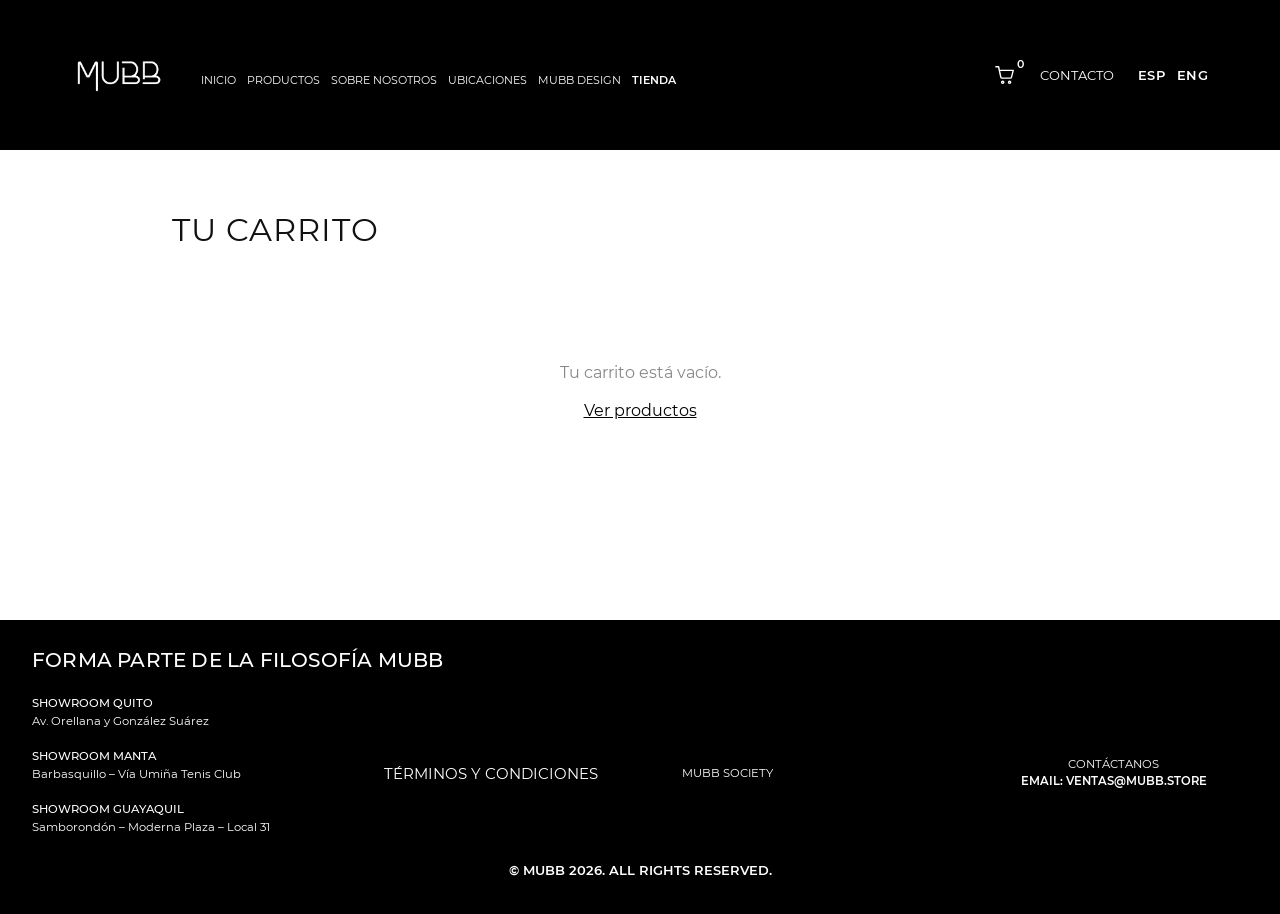
<file: coded/checkout.html>
<!doctype html>
<html lang="es"><head><meta charset="utf-8"><meta name="viewport" content="width=device-width,initial-scale=1">
<title>Checkout — MUBB</title>
<link rel="stylesheet" href="styles.css">
</head><body>

<header>
  <div class="topbar">
    <a class="logo" href="https://mubb.store/"><img src="img/logo.png" alt="MUBB"></a>
    <nav class="main">
      <a href="https://mubb.store/">Inicio</a>
      <a href="https://mubb.store/catalogo/">Productos</a>
      <a href="https://mubb.store/sobre-nosotros/">Sobre nosotros</a>
      <a href="https://mubb.store/ubicaciones/">Ubicaciones</a>
      <a href="https://mubb-design-v2.vercel.app/">MUBB Design</a>
      <a href="index.html" class="on">Tienda</a>
    </nav>
    <div class="hd-right">
      <a class="cart-link" href="carrito.html" aria-label="Carrito">
        <svg width="22" height="22" viewBox="0 0 24 24" fill="none" stroke="currentColor" stroke-width="1.5" stroke-linecap="round" stroke-linejoin="round" aria-hidden="true"><path d="M2 3h3l2.4 11.2a1.5 1.5 0 0 0 1.5 1.2h8.7a1.5 1.5 0 0 0 1.5-1.1L21 7H6"/><circle cx="9.5" cy="20" r="1.2"/><circle cx="17" cy="20" r="1.2"/></svg>
        <span class="cart-count">0</span>
      </a>
      <a class="hd-text" href="mailto:ventas@mubb.store">Contacto</a>
      <span class="lang"><b>ESP</b> ENG</span>
    </div>
    <button class="hbtn" id="hbtn" aria-label="Menú">☰</button>
  </div>
</header>

<div class="co-wrap">
  <form id="coForm">
    <h2>1. Contacto y entrega</h2>
    <label>Nombre completo</label><input type="text" name="nombre" required>
    <div class="row2">
      <div><label>Correo electrónico</label><input type="email" name="email" required></div>
      <div><label>Teléfono</label><input type="text" name="telefono" required></div>
    </div>
    <label>Método de entrega</label>
    <select name="entrega" id="entrega">
      <option value="Quito|40">Envío a domicilio — Quito ($40)</option>
      <option value="Guayaquil|40">Envío a domicilio — Guayaquil ($40)</option>
      <option value="Manta|60">Envío a domicilio — Manta ($60)</option>
      <option value="pickup|0">Retiro en showroom (gratis)</option>
    </select>
    <label>Dirección (si aplica)</label><textarea name="direccion" rows="2"></textarea>

    <h2>2. Facturación</h2>
    <div class="row2">
      <div><label>Tipo de documento</label><select name="doctipo"><option>Cédula</option><option>RUC</option></select></div>
      <div><label>Número de documento</label><input type="text" name="docnum" required></div>
    </div>
    <label>Nombre / Razón social para factura</label><input type="text" name="factura">

    <h2>3. Pago</h2>
    <label class="paymethod"><input type="radio" name="pago" value="Datafast" checked> Datafast — tarjeta de crédito/débito</label>
    <label class="paymethod"><input type="radio" name="pago" value="Kushki"> Kushki — tarjeta</label>
    <label class="paymethod disabled"><input type="radio" name="pago" value="PayPal" disabled> PayPal (próximamente)</label>
    <p style="font-size:11px;color:#888;margin:4px 0 0">Las pasarelas se conectan en la Etapa 3, con las credenciales de producción del banco. Por ahora el botón envía tu pedido por WhatsApp para confirmarlo manualmente.</p>

    <button class="btn-submit" type="submit">Enviar pedido — <span id="submitTotal">$ 0</span></button>
  </form>

  <div class="co-summary" id="summary"></div>
</div>

<footer>
  <div class="fwrap">
    <h2 class="ftitle">Forma parte de la filosofía MUBB</h2>
    <div class="fcols">
      <div class="rooms">
        <p><b>Showroom Quito</b>Av. Orellana y González Suárez</p>
        <p><b>Showroom Manta</b>Barbasquillo – Vía Umiña Tenis Club</p>
        <p><b>Showroom Guayaquil</b>Samborondón – Moderna Plaza – Local 31</p>
      </div>
      <a class="flink big" href="https://mubb.store/terminos-y-condiciones/">Términos y condiciones</a>
      <a class="flink" href="https://mubb.store/mubb-society/">MUBB Society</a>
      <div class="fcontact">Contáctanos<br><a href="mailto:ventas@mubb.store">Email: ventas@mubb.store</a></div>
    </div>
    <div class="fbottom">© MUBB 2026. All rights reserved.</div>
  </div>
</footer>

<script src="store.js"></script>
<script>
  const lines = cartLines();
  if (!lines.length) location.href = 'carrito.html';

  function shipCost(){
    return parseInt(document.getElementById('entrega').value.split('|')[1], 10);
  }
  function renderSummary(){
    const subtotal = cartTotal();
    const ship = shipCost();
    const total = subtotal + ship;
    document.getElementById('summary').innerHTML = `
      <h2 style="margin-top:0">Resumen del pedido</h2>
      ${lines.map(l => `<div class="line"><span>${l.product.name} × ${l.qty}</span><span>${fmt(l.product.price * l.qty)}</span></div>`).join('')}
      <div class="line" style="margin-top:10px"><span>Subtotal</span><span>${fmt(subtotal)}</span></div>
      <div class="line"><span>Envío</span><span>${ship === 0 ? 'Gratis' : fmt(ship)}</span></div>
      <div class="line total"><span>Total</span><span>${fmt(total)}</span></div>
    `;
    document.getElementById('submitTotal').textContent = fmt(total);
  }
  document.getElementById('entrega').addEventListener('change', renderSummary);
  renderSummary();

  document.getElementById('coForm').addEventListener('submit', (e) => {
    e.preventDefault();
    const f = e.target;
    const [zona] = f.entrega.value.split('|');
    const items = lines.map(l => `- ${l.product.name} x${l.qty}: ${fmt(l.product.price * l.qty)}`).join('\n');
    const total = cartTotal() + shipCost();
    const msg = encodeURIComponent(
`Hola MUBB, quiero confirmar este pedido:
${items}
Envío: ${zona === 'pickup' ? 'Retiro en showroom' : 'Domicilio - ' + zona}
Total: ${fmt(total)}

Nombre: ${f.nombre.value}
Correo: ${f.email.value}
Teléfono: ${f.telefono.value}
Documento: ${f.doctipo.value} ${f.docnum.value}
Dirección: ${f.direccion.value || '-'}
Método de pago preferido: ${f.pago.value}`
    );
    localStorage.removeItem('mubb_cart');
    window.open(`https://wa.me/593939394576?text=${msg}`, '_blank');
    location.href = 'pedido-recibido.html';
  });
</script>
<script>
  const hbtn = document.getElementById('hbtn');
  const mnav = document.querySelector('nav.main');
  if (hbtn && mnav) {
    let scrollLockY = 0;
    function setLock(on){
      if (on) {
        scrollLockY = window.scrollY;
        document.documentElement.style.overflow = 'hidden';
        document.body.style.position = 'fixed';
        document.body.style.top = (-scrollLockY) + 'px';
        document.body.style.width = '100%';
      } else {
        document.documentElement.style.overflow = '';
        document.body.style.position = '';
        document.body.style.top = '';
        document.body.style.width = '';
        window.scrollTo(0, scrollLockY);
      }
    }
    function closeMnav(){ mnav.classList.remove('open'); hbtn.classList.remove('open'); hbtn.textContent = '☰'; setLock(false); }
    hbtn.onclick = () => {
      const willOpen = !mnav.classList.contains('open');
      mnav.classList.toggle('open', willOpen);
      hbtn.classList.toggle('open', willOpen);
      hbtn.textContent = willOpen ? '✕' : '☰';
      setLock(willOpen);
    };
    mnav.querySelectorAll('a').forEach(a => a.addEventListener('click', closeMnav));
  }
</script>
</body></html>
</file>
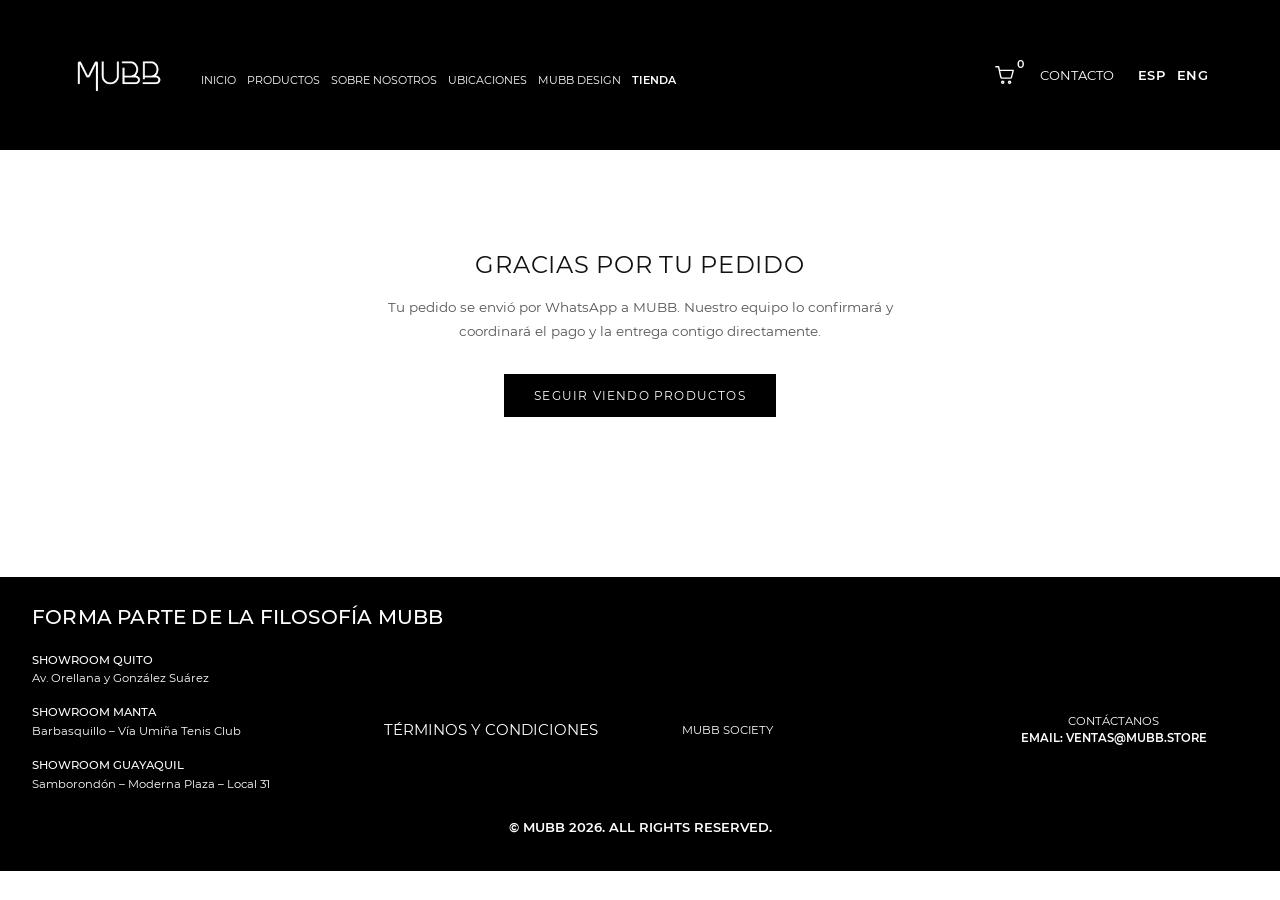
<file: coded/pedido-recibido.html>
<!doctype html>
<html lang="es"><head><meta charset="utf-8"><meta name="viewport" content="width=device-width,initial-scale=1">
<title>Pedido recibido — MUBB</title>
<link rel="stylesheet" href="styles.css">
</head><body>

<header>
  <div class="topbar">
    <a class="logo" href="https://mubb.store/"><img src="img/logo.png" alt="MUBB"></a>
    <nav class="main">
      <a href="https://mubb.store/">Inicio</a>
      <a href="https://mubb.store/catalogo/">Productos</a>
      <a href="https://mubb.store/sobre-nosotros/">Sobre nosotros</a>
      <a href="https://mubb.store/ubicaciones/">Ubicaciones</a>
      <a href="https://mubb-design-v2.vercel.app/">MUBB Design</a>
      <a href="index.html" class="on">Tienda</a>
    </nav>
    <div class="hd-right">
      <a class="cart-link" href="carrito.html" aria-label="Carrito">
        <svg width="22" height="22" viewBox="0 0 24 24" fill="none" stroke="currentColor" stroke-width="1.5" stroke-linecap="round" stroke-linejoin="round" aria-hidden="true"><path d="M2 3h3l2.4 11.2a1.5 1.5 0 0 0 1.5 1.2h8.7a1.5 1.5 0 0 0 1.5-1.1L21 7H6"/><circle cx="9.5" cy="20" r="1.2"/><circle cx="17" cy="20" r="1.2"/></svg>
        <span class="cart-count">0</span>
      </a>
      <a class="hd-text" href="mailto:ventas@mubb.store">Contacto</a>
      <span class="lang"><b>ESP</b> ENG</span>
    </div>
    <button class="hbtn" id="hbtn" aria-label="Menú">☰</button>
  </div>
</header>

<section style="max-width:560px;margin:0 auto;padding:100px 24px;text-align:center">
  <h1 style="font-weight:300;text-transform:uppercase;letter-spacing:.03em;margin-bottom:16px">Gracias por tu pedido</h1>
  <p style="color:#555;font-size:13.5px;line-height:1.8">Tu pedido se envió por WhatsApp a MUBB. Nuestro equipo lo confirmará y coordinará el pago y la entrega contigo directamente.</p>
  <a href="index.html" style="display:inline-block;margin-top:30px;background:#000;color:#fff;padding:14px 30px;text-decoration:none;font-size:12px;letter-spacing:.1em;text-transform:uppercase">Seguir viendo productos</a>
</section>

<footer>
  <div class="fwrap">
    <h2 class="ftitle">Forma parte de la filosofía MUBB</h2>
    <div class="fcols">
      <div class="rooms">
        <p><b>Showroom Quito</b>Av. Orellana y González Suárez</p>
        <p><b>Showroom Manta</b>Barbasquillo – Vía Umiña Tenis Club</p>
        <p><b>Showroom Guayaquil</b>Samborondón – Moderna Plaza – Local 31</p>
      </div>
      <a class="flink big" href="https://mubb.store/terminos-y-condiciones/">Términos y condiciones</a>
      <a class="flink" href="https://mubb.store/mubb-society/">MUBB Society</a>
      <div class="fcontact">Contáctanos<br><a href="mailto:ventas@mubb.store">Email: ventas@mubb.store</a></div>
    </div>
    <div class="fbottom">© MUBB 2026. All rights reserved.</div>
  </div>
</footer>
<script src="store.js"></script>
<script>
  const hbtn = document.getElementById('hbtn');
  const mnav = document.querySelector('nav.main');
  if (hbtn && mnav) {
    let scrollLockY = 0;
    function setLock(on){
      if (on) {
        scrollLockY = window.scrollY;
        document.documentElement.style.overflow = 'hidden';
        document.body.style.position = 'fixed';
        document.body.style.top = (-scrollLockY) + 'px';
        document.body.style.width = '100%';
      } else {
        document.documentElement.style.overflow = '';
        document.body.style.position = '';
        document.body.style.top = '';
        document.body.style.width = '';
        window.scrollTo(0, scrollLockY);
      }
    }
    function closeMnav(){ mnav.classList.remove('open'); hbtn.classList.remove('open'); hbtn.textContent = '☰'; setLock(false); }
    hbtn.onclick = () => {
      const willOpen = !mnav.classList.contains('open');
      mnav.classList.toggle('open', willOpen);
      hbtn.classList.toggle('open', willOpen);
      hbtn.textContent = willOpen ? '✕' : '☰';
      setLock(willOpen);
    };
    mnav.querySelectorAll('a').forEach(a => a.addEventListener('click', closeMnav));
  }
</script>
</body></html>
</file>
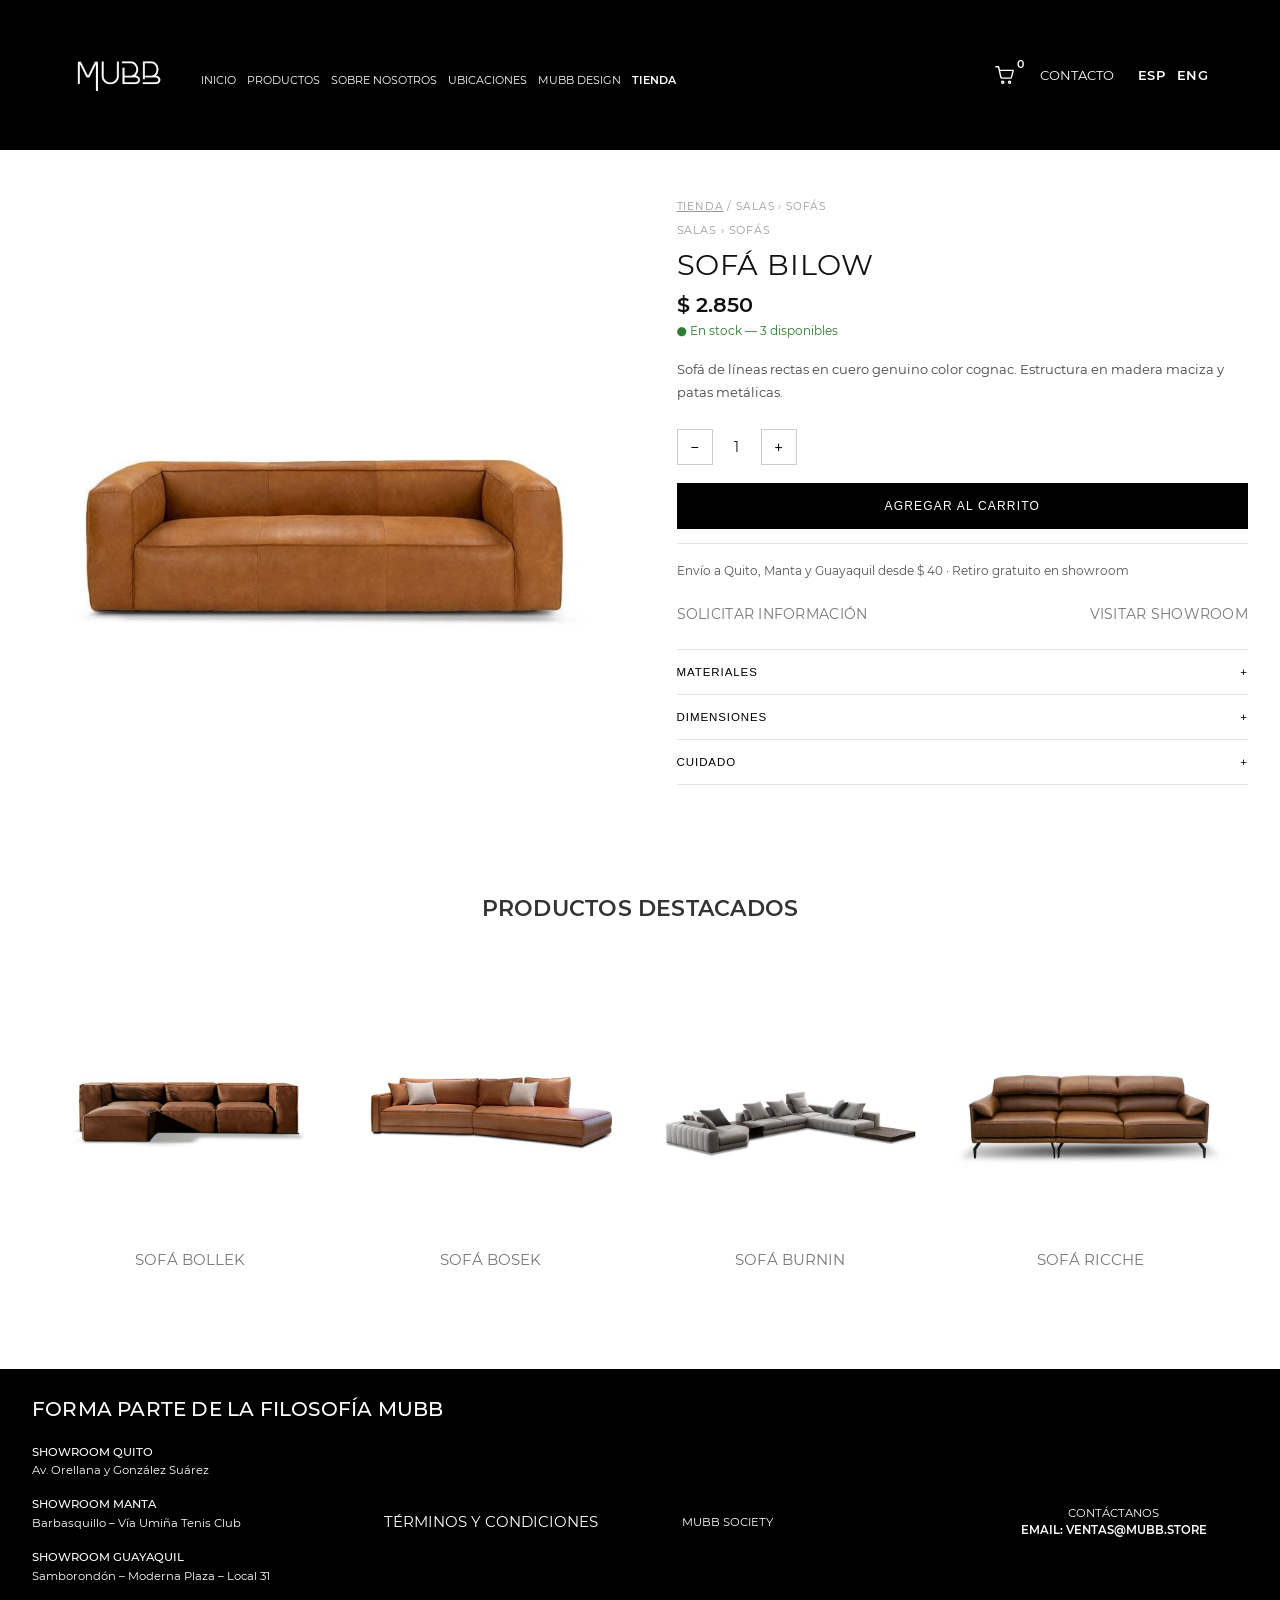
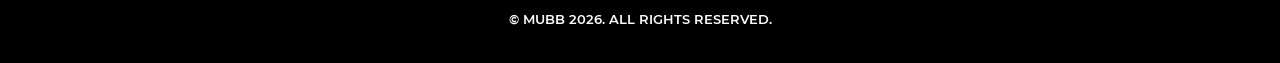
<file: coded/producto.html>
<!doctype html>
<html lang="es"><head><meta charset="utf-8"><meta name="viewport" content="width=device-width,initial-scale=1">
<title id="pgTitle">Producto — MUBB</title>
<link rel="stylesheet" href="styles.css">
</head><body>

<header>
  <div class="topbar">
    <a class="logo" href="https://mubb.store/"><img src="img/logo.png" alt="MUBB"></a>
    <nav class="main">
      <a href="https://mubb.store/">Inicio</a>
      <a href="https://mubb.store/catalogo/">Productos</a>
      <a href="https://mubb.store/sobre-nosotros/">Sobre nosotros</a>
      <a href="https://mubb.store/ubicaciones/">Ubicaciones</a>
      <a href="https://mubb-design-v2.vercel.app/">MUBB Design</a>
      <a href="index.html" class="on">Tienda</a>
    </nav>
    <div class="hd-right">
      <a class="cart-link" href="carrito.html" aria-label="Carrito">
        <svg width="22" height="22" viewBox="0 0 24 24" fill="none" stroke="currentColor" stroke-width="1.5" stroke-linecap="round" stroke-linejoin="round" aria-hidden="true"><path d="M2 3h3l2.4 11.2a1.5 1.5 0 0 0 1.5 1.2h8.7a1.5 1.5 0 0 0 1.5-1.1L21 7H6"/><circle cx="9.5" cy="20" r="1.2"/><circle cx="17" cy="20" r="1.2"/></svg>
        <span class="cart-count">0</span>
      </a>
      <a class="hd-text" href="mailto:ventas@mubb.store">Contacto</a>
      <span class="lang"><b>ESP</b> ENG</span>
    </div>
    <button class="hbtn" id="hbtn" aria-label="Menú">☰</button>
  </div>
</header>

<div id="pdp"></div>

<section class="featured">
  <h2>Productos destacados</h2>
  <div class="feat-grid" id="feat"></div>
</section>

<footer>
  <div class="fwrap">
    <h2 class="ftitle">Forma parte de la filosofía MUBB</h2>
    <div class="fcols">
      <div class="rooms">
        <p><b>Showroom Quito</b>Av. Orellana y González Suárez</p>
        <p><b>Showroom Manta</b>Barbasquillo – Vía Umiña Tenis Club</p>
        <p><b>Showroom Guayaquil</b>Samborondón – Moderna Plaza – Local 31</p>
      </div>
      <a class="flink big" href="https://mubb.store/terminos-y-condiciones/">Términos y condiciones</a>
      <a class="flink" href="https://mubb.store/mubb-society/">MUBB Society</a>
      <div class="fcontact">Contáctanos<br><a href="mailto:ventas@mubb.store">Email: ventas@mubb.store</a></div>
    </div>
    <div class="fbottom">© MUBB 2026. All rights reserved.</div>
  </div>
</footer>

<script src="store.js"></script>
<script>
  const id = new URLSearchParams(location.search).get('id');
  const p = getProduct(id) || PRODUCTS[0];
  document.getElementById('pgTitle').textContent = p.name + ' — MUBB';
  let qty = 1;

  document.getElementById('pdp').innerHTML = `
    <div class="pdp">
      <div class="gallery"><img src="${p.img}" alt="${p.name}"></div>
      <div>
        <div class="crumb"><a href="index.html">Tienda</a> / ${p.cat}</div>
        <div class="cat">${p.cat}</div>
        <h1>${p.name}</h1>
        <div class="price">${fmt(p.price)}</div>
        <div class="stock ${p.stock <= 2 ? 'low' : ''}">● En stock — ${p.stock} disponible${p.stock === 1 ? '' : 's'}</div>
        <p class="desc">${p.desc}</p>
        <div class="qtybox">
          <button id="qMinus">−</button><span id="qVal">1</span><button id="qPlus">+</button>
        </div>
        <button class="addbtn" id="addBtn">Agregar al carrito</button>
        <div class="ship">Envío a Quito, Manta y Guayaquil desde $ 40 · Retiro gratuito en showroom</div>
        <div class="pdp-links"><a href="mailto:ventas@mubb.store?subject=${encodeURIComponent('Información: ' + p.name)}">Solicitar información</a><a href="https://mubb.store/ubicaciones/">Visitar showroom</a></div>
        <div class="accordion">
          <div class="acc-item"><button data-a>Materiales<span>+</span></button><div class="body">${p.materials}</div></div>
          <div class="acc-item"><button data-a>Dimensiones<span>+</span></button><div class="body">${p.dims}</div></div>
          <div class="acc-item"><button data-a>Cuidado<span>+</span></button><div class="body">Limpiar con paño seco. Evitar exposición directa al sol prolongada. Para tapizados en tela, aspirar semanalmente.</div></div>
        </div>
      </div>
    </div>
  `;

  document.getElementById('qMinus').onclick = () => { qty = Math.max(1, qty - 1); document.getElementById('qVal').textContent = qty; };
  document.getElementById('qPlus').onclick = () => { qty = Math.min(p.stock, qty + 1); document.getElementById('qVal').textContent = qty; };
  document.getElementById('addBtn').onclick = function(){ addToCart(p.id, qty); this.textContent = 'Agregado ✓'; setTimeout(()=> this.textContent = 'Agregar al carrito', 1400); };
  document.getElementById('feat').innerHTML = PRODUCTS.filter(x => x.id !== p.id).slice(0, 4).map(x => `
    <a class="feat" href="producto.html?id=${x.id}"><img src="${x.img}" alt="${x.name}" loading="lazy"><span>${x.name}</span></a>
  `).join('');
  document.querySelectorAll('[data-a]').forEach(btn => btn.onclick = () => btn.parentElement.classList.toggle('open'));
</script>
<script>
  const hbtn = document.getElementById('hbtn');
  const mnav = document.querySelector('nav.main');
  if (hbtn && mnav) {
    let scrollLockY = 0;
    function setLock(on){
      if (on) {
        scrollLockY = window.scrollY;
        document.documentElement.style.overflow = 'hidden';
        document.body.style.position = 'fixed';
        document.body.style.top = (-scrollLockY) + 'px';
        document.body.style.width = '100%';
      } else {
        document.documentElement.style.overflow = '';
        document.body.style.position = '';
        document.body.style.top = '';
        document.body.style.width = '';
        window.scrollTo(0, scrollLockY);
      }
    }
    function closeMnav(){ mnav.classList.remove('open'); hbtn.classList.remove('open'); hbtn.textContent = '☰'; setLock(false); }
    hbtn.onclick = () => {
      const willOpen = !mnav.classList.contains('open');
      mnav.classList.toggle('open', willOpen);
      hbtn.classList.toggle('open', willOpen);
      hbtn.textContent = willOpen ? '✕' : '☰';
      setLock(willOpen);
    };
    mnav.querySelectorAll('a').forEach(a => a.addEventListener('click', closeMnav));
  }
</script>
</body></html>
</file>
<file: coded/styles.css>
@font-face{font-family:'Montserrat';src:url('fonts/Montserrat-Regular.ttf');font-weight:300 400;font-display:swap}
@font-face{font-family:'Montserrat';src:url('fonts/Montserrat-Medium.ttf');font-weight:500;font-display:swap}
@font-face{font-family:'Montserrat';src:url('fonts/Montserrat-SemiBold.ttf');font-weight:600 700;font-display:swap}
:root{--line:#e4e4e4;--mute:#767676;--ease:cubic-bezier(.22,.61,.36,1);}
*{box-sizing:border-box;margin:0;padding:0}
html{overflow-x:hidden;max-width:100%}
body{font-family:'Montserrat',system-ui,sans-serif;background:#fff;color:#111;overflow-x:hidden;max-width:100%}
img{display:block;max-width:100%}
a{color:inherit}
.wrap{max-width:1320px;margin:0 auto;padding:0 32px}

/* header: solid black, matches the live mubb.store site */
header{background:#000;color:#fff}
.topbar{display:flex;align-items:center;gap:36px;padding:0 72px;height:150px;max-width:1440px;margin:0 auto}
.topbar .logo img{height:38px;width:auto}
nav.main{display:flex;gap:11px;align-items:center;margin-top:10px}
nav.main a{color:#fff;text-decoration:none;font-size:11px;letter-spacing:0;text-transform:uppercase;transition:opacity .2s}
nav.main a.on{font-weight:600}
nav.main a:hover{opacity:.7}
.hd-right{display:flex;gap:24px;align-items:center;margin-left:auto;font-size:13px;text-transform:uppercase}
.cart-link{position:relative;text-decoration:none;color:#fff;display:flex;align-items:center}
.cart-count{position:absolute;top:-7px;right:-8px;font-size:11px;font-weight:600;color:#fff}
.hd-text{text-decoration:none;color:#fff}
.lang{color:#fff;font-weight:600;letter-spacing:.02em}
.lang b{margin-right:8px}
.hbtn{display:none;flex-shrink:0;background:none;border:1px solid rgba(255,255,255,.5);color:#fff;width:34px;height:34px;font-size:15px;cursor:pointer;align-items:center;justify-content:center;margin-left:14px}

/* full-bleed photo banner under the header, like the official category pages */
.pbanner{position:relative;height:clamp(260px,32vw,460px);overflow:hidden;background:#000;border-bottom:12px solid #000}
.pbanner img{width:100%;height:100%;object-fit:cover;filter:grayscale(.15) brightness(.78)}
.pbanner-text{position:absolute;left:0;right:0;bottom:12%;text-align:center;color:#fff}
.pbanner .kicker{font-size:12px;letter-spacing:.14em;text-transform:uppercase;opacity:.85}
.pbanner h1{font-weight:400;font-size:clamp(1.9rem,3.6vw,3rem);letter-spacing:.06em;text-transform:uppercase;margin-top:6px}
.crumb{font-size:10.5px;letter-spacing:.08em;text-transform:uppercase;color:#999;margin-bottom:10px}

.banner{background:#000;color:#fff;text-align:center;padding:8px;font-size:11px;letter-spacing:.08em;text-transform:uppercase}

/* catalog: category sidebar + product grid on white */
.shop{display:grid;grid-template-columns:260px 1fr;gap:60px;max-width:1440px;margin:0 auto;padding:80px 40px 100px}
.side{display:flex;flex-direction:column;gap:26px;padding-top:6px}
.side button{background:none;border:0;padding:0;text-align:left;cursor:pointer;font-family:inherit;text-transform:uppercase;color:#111}
.side-cat{font-size:21px;font-weight:400;letter-spacing:.02em}
.side-group{display:flex;flex-direction:column;gap:6px}
.side-group .side-cat{margin-bottom:10px}
.side-sub{font-size:12px;letter-spacing:.02em}
.side button.on{font-weight:700}
.side button:hover{opacity:.6}
.pgrid{display:grid;grid-template-columns:repeat(3,1fr);gap:56px 28px;align-content:start}
.pcard{text-align:left}
.pcard a.imgwrap{display:flex;background:#fff;aspect-ratio:1/1;align-items:center;justify-content:center;overflow:hidden}
.pcard img{width:100%;height:100%;object-fit:contain;mix-blend-mode:multiply;transition:transform .5s var(--ease)}
.pcard:hover img{transform:scale(1.05)}
.pcard .cat{font-size:11px;letter-spacing:.02em;text-transform:uppercase;color:#777;margin-top:12px}
.pcard .name{font-size:13.5px;letter-spacing:.02em;text-transform:uppercase;margin-top:2px}
.pcard .name a{text-decoration:none}
.pcard .price{font-weight:600;font-size:13px;margin-top:6px}
.pcard button{margin-top:12px;background:none;color:#111;border:1px solid #111;padding:10px 16px;font-family:inherit;font-size:10.5px;letter-spacing:.1em;text-transform:uppercase;cursor:pointer;width:100%;transition:background .2s,color .2s}
.pcard button:hover{background:#000;color:#fff}

/* materials band */
.mat{display:grid;grid-template-columns:1fr 1fr;gap:60px;align-items:center;max-width:1320px;margin:0 auto;padding:40px 40px 110px}
.mat-collage{position:relative;height:440px}
.mat-collage img{position:absolute;object-fit:cover;box-shadow:0 10px 30px rgba(0,0,0,.12)}
.mat-collage .m1{left:0;top:30px;width:46%;height:340px}
.mat-collage .m2{left:38%;top:0;width:38%;height:250px;z-index:2}
.mat-collage .m3{left:52%;top:210px;width:42%;height:230px}
.mat-pre{font-size:24px;text-transform:uppercase;letter-spacing:.02em}
.mat h2{font-size:clamp(1.8rem,3vw,2.6rem);font-weight:500;text-transform:uppercase;letter-spacing:.02em;line-height:1.1;margin-top:4px}
.mat-sub{font-size:16px;text-transform:uppercase;text-align:center;margin-top:34px;line-height:1.35}
.mat-sub b{font-weight:700}
.swatches{display:flex;gap:12px;justify-content:center;margin-top:30px;flex-wrap:wrap}
.swatches img{width:54px;height:54px;border-radius:50%;object-fit:cover}

/* product: info links and featured row */
.pdp-links{display:flex;justify-content:space-between;gap:20px;margin-top:22px}
.pdp-links a{font-size:14px;text-transform:uppercase;color:#777;text-decoration:none;letter-spacing:.02em}
.pdp-links a:hover{color:#000}
.featured{max-width:1240px;margin:0 auto;padding:60px 32px 40px;text-align:center}
.featured h2{font-size:22px;font-weight:600;text-transform:uppercase;color:#333;letter-spacing:.01em;margin-bottom:40px}
.feat-grid{display:grid;grid-template-columns:repeat(4,1fr);gap:24px}
.feat{text-decoration:none;color:#777;font-size:15px;text-transform:uppercase}
.feat img{aspect-ratio:1/1;object-fit:contain;width:100%;mix-blend-mode:multiply;margin-bottom:12px;transition:transform .5s var(--ease)}
.feat:hover img{transform:scale(1.05)}
.feat:hover{color:#111}

/* product detail */
.pdp{max-width:1320px;margin:0 auto;padding:50px 32px;display:grid;grid-template-columns:1fr 1fr;gap:60px}
.pdp .gallery{background:#fff;aspect-ratio:1/1;display:flex;align-items:center;justify-content:center}
.pdp .gallery img{width:100%;height:100%;object-fit:contain;mix-blend-mode:multiply;padding:20px}
.pdp .cat{font-size:11px;letter-spacing:.08em;text-transform:uppercase;color:#999}
.pdp h1{font-weight:400;font-size:1.8rem;letter-spacing:.02em;text-transform:uppercase;margin:10px 0}
.pdp .price{font-size:1.3rem;font-weight:600;margin-bottom:6px}
.pdp .stock{font-size:12px;color:#2e7d32;margin-bottom:20px}
.pdp .stock.low{color:#b3261e}
.pdp p.desc{font-size:13px;line-height:1.8;color:#444;margin-bottom:24px}
.qtybox{display:flex;align-items:center;gap:14px;margin-bottom:18px}
.qtybox button{width:36px;height:36px;border:1px solid #ccc;background:#fff;cursor:pointer;font-size:14px}
.qtybox span{min-width:20px;text-align:center;font-size:14px}
.pdp .addbtn{width:100%;background:#000;color:#fff;border:0;padding:16px;font-size:12px;letter-spacing:.1em;text-transform:uppercase;cursor:pointer;margin-bottom:14px}
.pdp .addbtn:hover{background:#333}
.pdp .ship{border-top:1px solid var(--line);padding-top:16px;font-size:12px;color:#555;line-height:1.9}
.accordion{border-top:1px solid var(--line);margin-top:26px}
.acc-item{border-bottom:1px solid var(--line)}
.acc-item button{width:100%;text-align:left;background:none;border:0;padding:16px 0;font-size:11.5px;letter-spacing:.08em;text-transform:uppercase;cursor:pointer;display:flex;justify-content:space-between}
.acc-item .body{max-height:0;overflow:hidden;font-size:12.5px;color:#555;line-height:1.8}
.acc-item.open .body{max-height:400px;padding-bottom:16px}

/* cart */
.cart-wrap{max-width:1000px;margin:0 auto;padding:60px 32px}
.cart-wrap h1{font-weight:300;text-transform:uppercase;letter-spacing:.03em;margin-bottom:34px}
.citem{display:grid;grid-template-columns:90px 1fr auto auto;gap:18px;align-items:center;padding:18px 0;border-bottom:1px solid var(--line)}
.citem img{width:90px;height:90px;object-fit:contain;background:#f6f6f6;mix-blend-mode:multiply}
.citem .name{font-size:13px;text-transform:uppercase;letter-spacing:.02em}
.citem .rm{font-size:11px;color:#999;text-decoration:underline;cursor:pointer;background:none;border:0;padding:0;margin-top:6px}
.citem .price{font-weight:600}
.summary{max-width:340px;margin:34px 0 0 auto;border-top:2px solid #000;padding-top:16px}
.summary .row{display:flex;justify-content:space-between;font-size:13px;margin-bottom:10px}
.summary .total{font-weight:700;font-size:16px;border-top:1px solid var(--line);padding-top:14px;margin-top:10px}
.empty-cart{text-align:center;padding:80px 24px;color:#888}

/* checkout */
.co-wrap{max-width:1100px;margin:0 auto;padding:60px 32px;display:grid;grid-template-columns:1.2fr 1fr;gap:60px}
.co-wrap h2{font-size:13px;letter-spacing:.08em;text-transform:uppercase;margin:26px 0 16px;border-bottom:1px solid #000;padding-bottom:10px}
.co-wrap h2:first-child{margin-top:0}
.co-wrap label{display:block;font-size:10.5px;letter-spacing:.1em;text-transform:uppercase;color:#777;margin-bottom:6px}
.co-wrap input,.co-wrap select,.co-wrap textarea{width:100%;border:1px solid #ccc;padding:11px 12px;font-family:inherit;font-size:13px;margin-bottom:16px}
.co-wrap .row2{display:grid;grid-template-columns:1fr 1fr;gap:16px}
.paymethod{border:1px solid #ccc;padding:14px 16px;display:flex;align-items:center;gap:12px;margin-bottom:10px;cursor:pointer}
.paymethod input{width:auto;margin:0}
.paymethod.disabled{opacity:.5;cursor:not-allowed}
.co-summary{background:#f8f8f8;padding:26px;height:fit-content}
.co-summary .line{display:flex;justify-content:space-between;font-size:12.5px;margin-bottom:10px}
.co-summary .total{font-weight:700;font-size:15px;border-top:1px solid #ddd;padding-top:14px;margin-top:10px}
.btn-submit{width:100%;background:#000;color:#fff;border:0;padding:16px;font-size:12px;letter-spacing:.1em;text-transform:uppercase;cursor:pointer;margin-top:8px}
.btn-submit:hover{background:#333}

footer{background:#000;color:#fff;padding:28px 0 36px;margin-top:60px}
.fwrap{max-width:1300px;margin:0 auto;padding:0 32px}
.ftitle{font-size:20px;font-weight:500;text-transform:uppercase;letter-spacing:.01em}
.fcols{display:grid;grid-template-columns:1.2fr 1fr 1fr 1fr;gap:30px;align-items:center;margin-top:22px}
.rooms p{font-size:11.5px;line-height:1.6;margin-bottom:16px}
.rooms b{display:block;font-weight:500;text-transform:uppercase}
.flink{color:#fff;text-decoration:none;text-transform:uppercase;font-size:11.5px}
.flink.big{font-size:15px}
.flink:hover,.fcontact a:hover{opacity:.7}
.fcontact{font-size:11.5px;text-transform:uppercase;text-align:center;line-height:1.5}
.fcontact a{color:#fff;text-decoration:none;font-weight:700}
.fbottom{font-size:13px;font-weight:600;text-transform:uppercase;text-align:center;margin-top:10px}

.note-box{max-width:1320px;margin:0 auto;padding:0 32px 40px;color:#999;font-size:11.5px;line-height:1.7}

@media (max-width:1100px){
  .topbar{padding:0 32px;height:110px;gap:24px}
  .shop{grid-template-columns:200px 1fr;gap:36px}
}
@media (max-width:900px){
  .hbtn{display:flex}
  .topbar{height:70px;padding:0 20px}
  .topbar .logo img{height:28px}
  .hd-text,.lang{display:none}
  .shop{grid-template-columns:1fr;padding:36px 20px 60px;gap:28px}
  .side{flex-direction:row;flex-wrap:wrap;gap:8px 18px}
  .side-group{flex-direction:row;flex-wrap:wrap;gap:8px 18px;align-items:baseline}
  .side-cat{font-size:15px}
  .side-group .side-cat{margin-bottom:0}
  .mat{grid-template-columns:1fr;padding:20px 20px 70px;gap:30px}
  .mat-collage{height:300px}
  .mat-collage .m1{height:230px}
  .mat-collage .m2{height:170px}
  .mat-collage .m3{top:140px;height:160px}
  .mat-pre{font-size:17px}
  .swatches{gap:8px}
  .swatches img{width:44px;height:44px}
  .feat-grid{grid-template-columns:1fr 1fr}
  .fcols{grid-template-columns:1fr;gap:18px;align-items:start}
  .fcontact,.fbottom{text-align:left}
  nav.main{position:fixed;top:0;right:0;height:100vh;height:100dvh;width:100%;background:#000;flex-direction:column;align-items:flex-start;gap:0;padding:90px 28px 28px;transform:translateX(100%);transition:transform .35s var(--ease);z-index:60;overflow-y:auto}
  nav.main.open{transform:translateX(0)}
  nav.main a{width:100%;padding:14px 0;border-bottom:1px solid rgba(255,255,255,.15);font-size:14px;opacity:1;color:#fff}
  .hbtn.open{position:relative;z-index:70}
  .pgrid{grid-template-columns:1fr 1fr}
  .pdp{grid-template-columns:1fr}
  .co-wrap{grid-template-columns:1fr}
  .citem{grid-template-columns:60px 1fr auto;grid-template-areas:"img name price" "img qty qty"}
}
</file>
<file: shared/wireframe.css>
/* Shared low-fidelity wireframe styles. Grayscale on purpose: layout, not look. */
:root { --ink:#111; --mute:#777; --line:#cfcfcf; --bg:#f4f4f2; --box:#e3e3e0; --accent:#111; font-family: Montserrat, system-ui, sans-serif; }
* { box-sizing: border-box; }
body { margin:0; background:#ddd; color:var(--ink); font-size:13px; line-height:1.4; }
header.doc { padding:24px 32px; background:#fff; border-bottom:1px solid var(--line); }
header.doc h1 { margin:0 0 4px; font-size:20px; }
header.doc p { margin:0; color:var(--mute); }
nav.toc { padding:10px 32px; background:#fff; border-bottom:1px solid var(--line); display:flex; gap:16px; flex-wrap:wrap; position:sticky; top:0; z-index:5; }
nav.toc a { color:var(--ink); text-decoration:none; font-weight:600; }
section.page { padding:28px 32px; }
section.page > h2 { margin:0 0 4px; font-size:16px; }
section.page > .note { margin:0 0 16px; color:var(--mute); max-width:900px; }
.row { display:flex; gap:28px; align-items:flex-start; flex-wrap:wrap; }
.dev { background:var(--bg); border:1px solid var(--line); box-shadow:0 2px 10px #0002; }
.dev.desktop { width:920px; }
.dev.mobile { width:300px; }
.dev .label { background:#222; color:#fff; padding:3px 10px; font-size:11px; letter-spacing:.06em; text-transform:uppercase; }
.dev .body { padding:0; }
.bar { display:flex; align-items:center; justify-content:space-between; padding:12px 20px; background:#fff; border-bottom:1px solid var(--line); font-weight:600; }
.bar .links { display:flex; gap:18px; font-weight:500; color:var(--mute); }
.pad { padding:20px; }
.ph { background:var(--box); border:1px dashed #aaa; display:flex; align-items:center; justify-content:center; color:var(--mute); font-size:11px; text-transform:uppercase; letter-spacing:.05em; text-align:center; }
.ph.h1 { height:70px; } .ph.h2 { height:120px; } .ph.h3 { height:180px; } .ph.h4 { height:260px; } .ph.h5 { height:360px; } .ph.sq { aspect-ratio:1/1; } .ph.tall { aspect-ratio:3/4; }
.grid { display:grid; gap:14px; }
.g2 { grid-template-columns:repeat(2,1fr); } .g3 { grid-template-columns:repeat(3,1fr); } .g4 { grid-template-columns:repeat(4,1fr); }
.split { display:grid; grid-template-columns:1fr 1fr; gap:24px; }
.side { display:grid; grid-template-columns:200px 1fr; gap:24px; }
h3.t { margin:0 0 6px; font-size:15px; } h4.t { margin:0 0 4px; font-size:12px; text-transform:uppercase; letter-spacing:.06em; color:var(--mute); }
.txt { height:8px; background:var(--box); margin:6px 0; border-radius:2px; } .txt.s { width:60%; } .txt.m { width:80%; }
.btn { display:inline-block; padding:9px 16px; background:var(--accent); color:#fff; font-weight:600; font-size:12px; text-align:center; }
.btn.o { background:transparent; color:var(--ink); border:1px solid var(--ink); }
.btn.full { display:block; }
.chip { display:inline-block; padding:3px 9px; border:1px solid var(--line); background:#fff; margin:0 4px 4px 0; font-size:11px; }
.dot { display:inline-block; width:18px; height:18px; border-radius:50%; background:var(--box); border:1px solid #999; margin-right:6px; }
.field { border:1px solid var(--line); background:#fff; padding:8px 10px; color:var(--mute); margin-bottom:8px; }
.card .cap { padding:6px 0; } .card .price { font-weight:600; }
.hr { border-top:1px solid var(--line); margin:14px 0; }
.stack > * + * { margin-top:14px; }
.ann { background:#fff8c5; border:1px solid #e0d27a; padding:8px 10px; font-size:12px; margin-top:12px; max-width:920px; }
.sticky-m { position:sticky; bottom:0; background:#fff; border-top:1px solid var(--line); padding:10px; }
.tag { display:inline-block; background:#111; color:#fff; padding:1px 7px; font-size:10px; margin-right:6px; }
@media (max-width: 980px) { .dev.desktop { width:100%; } }
</file>
